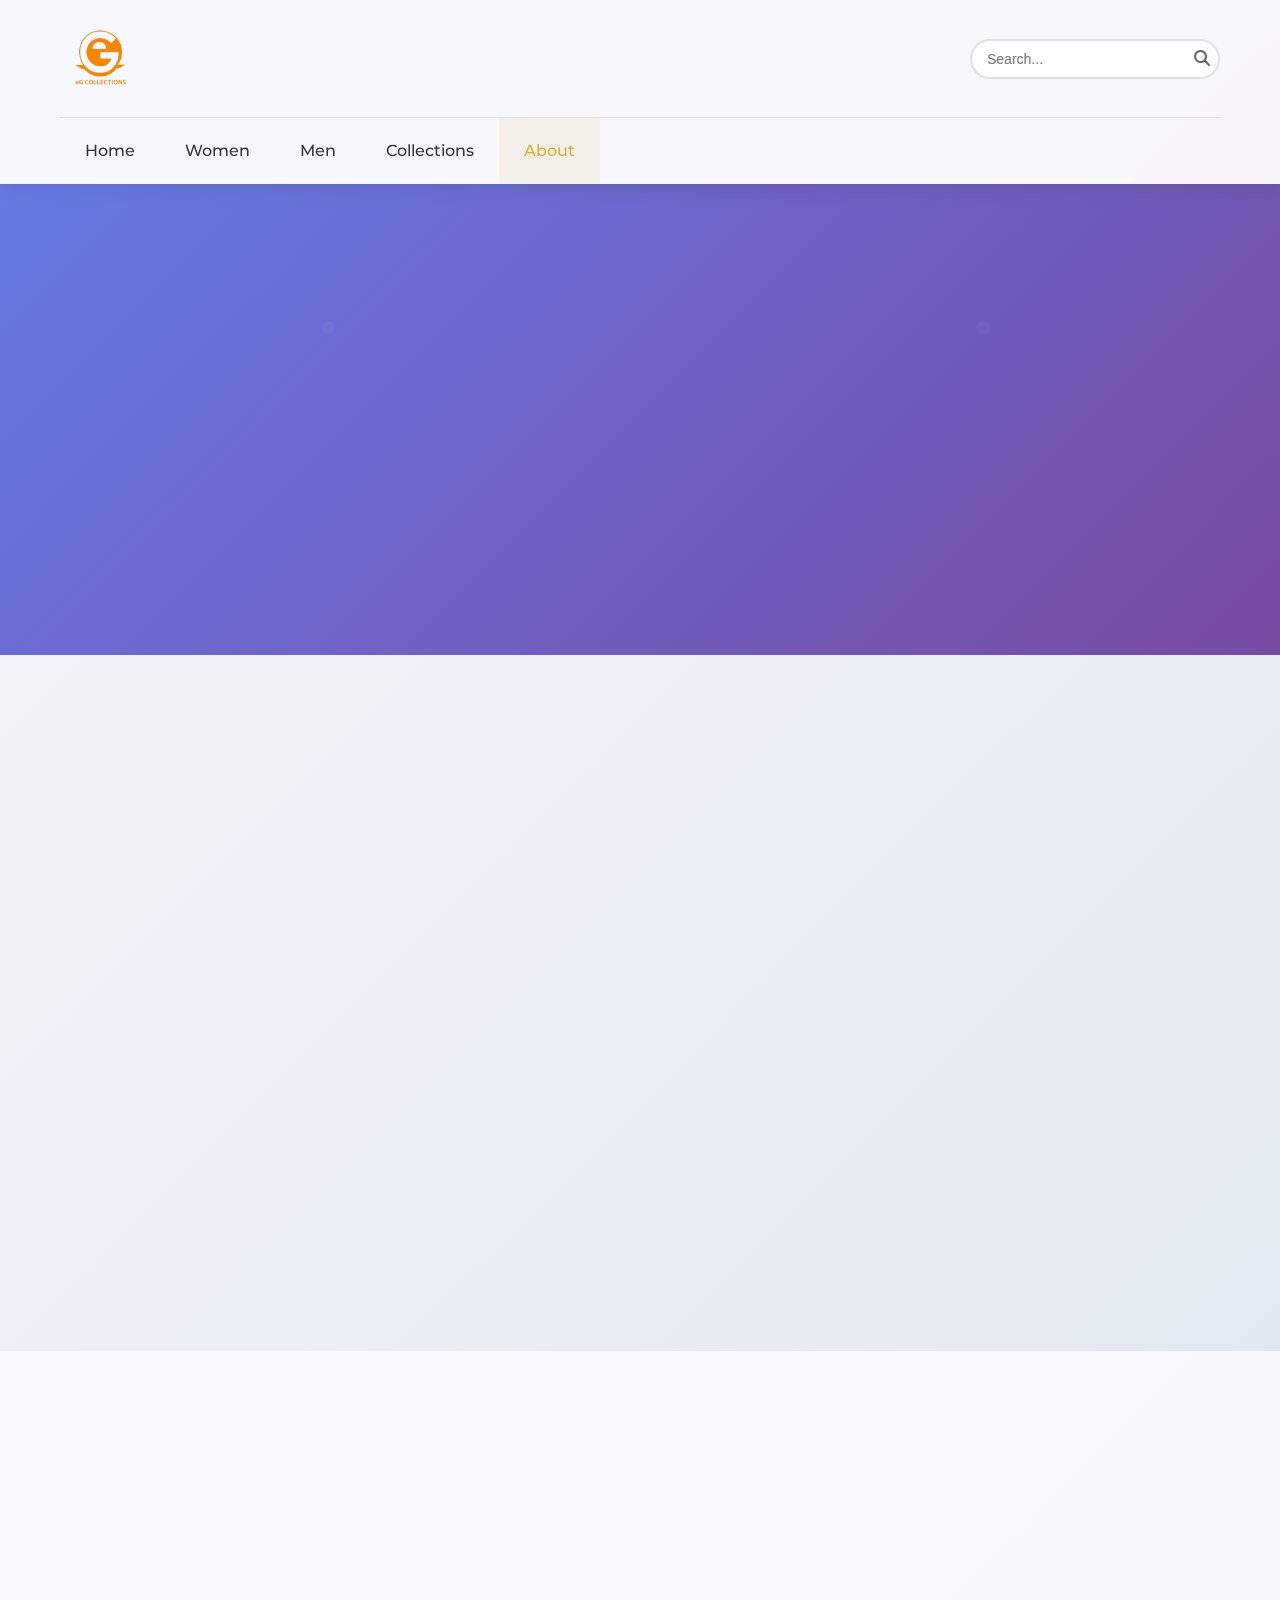
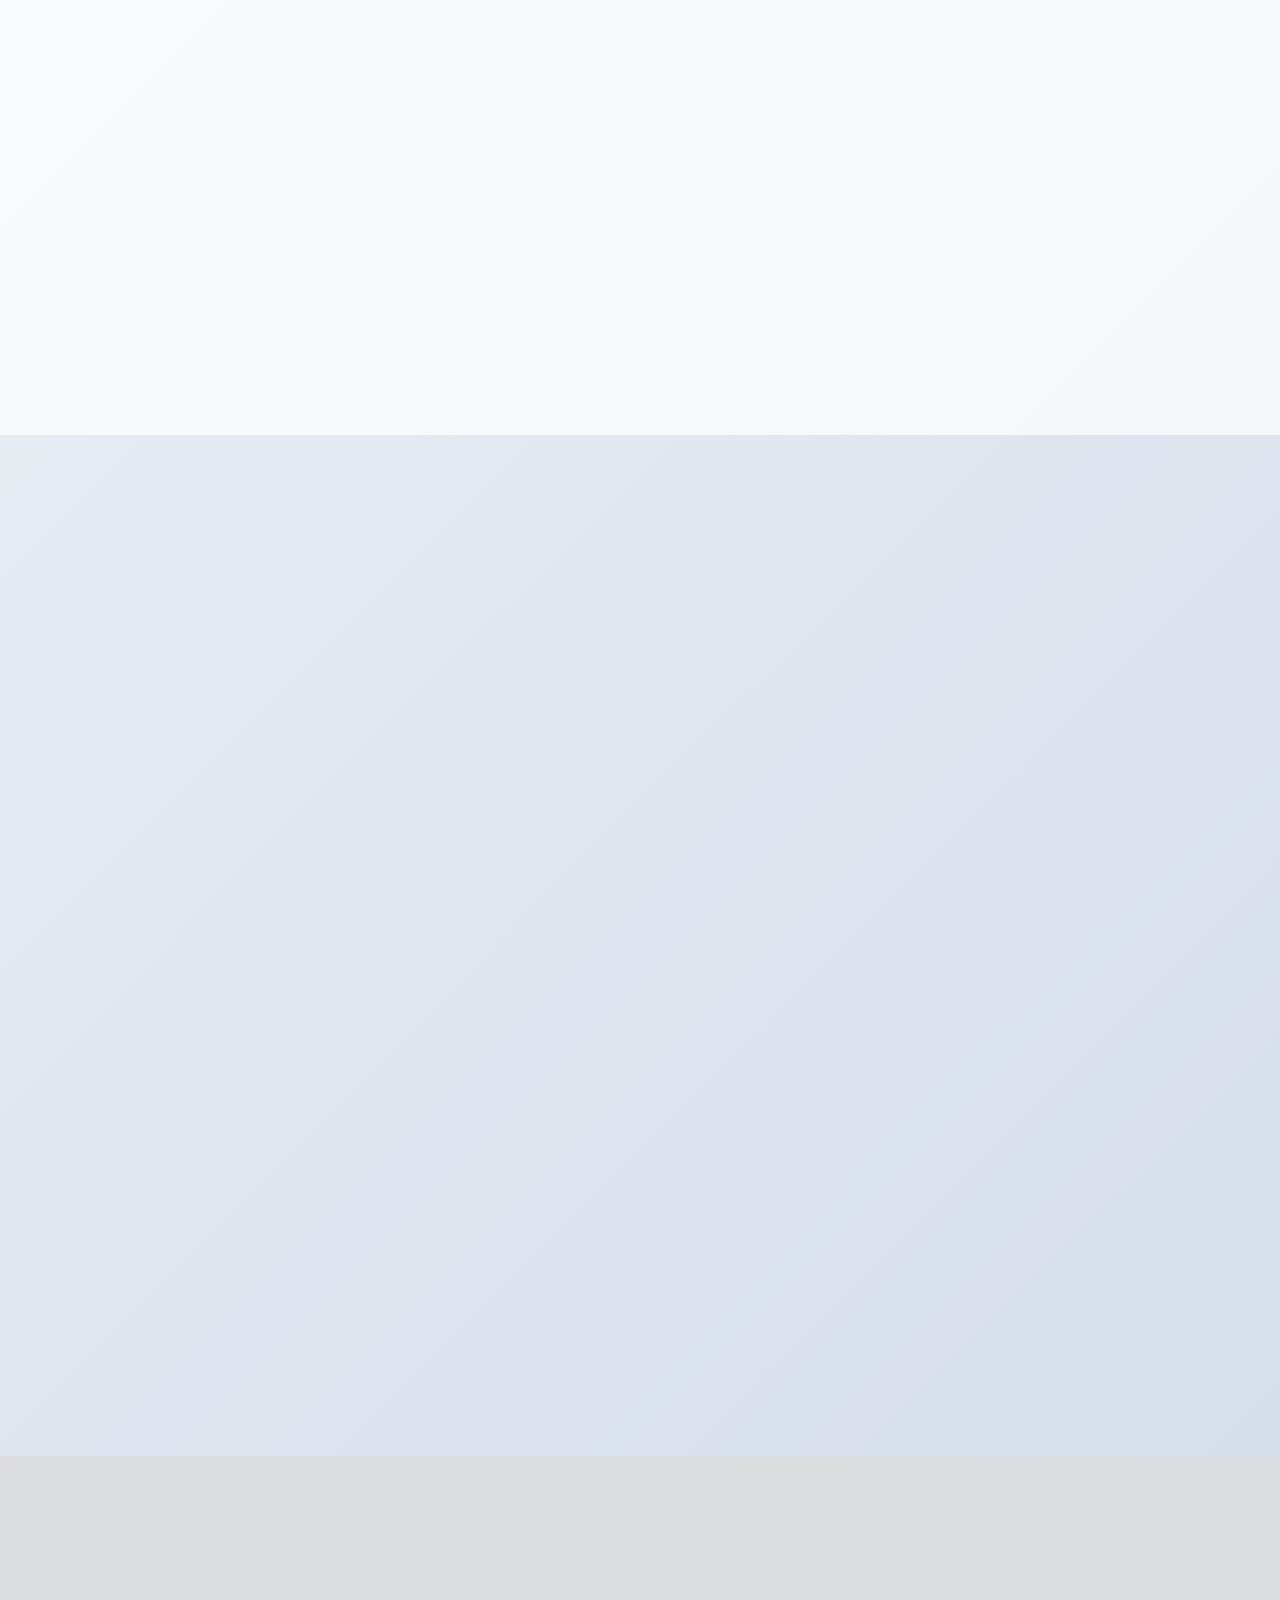
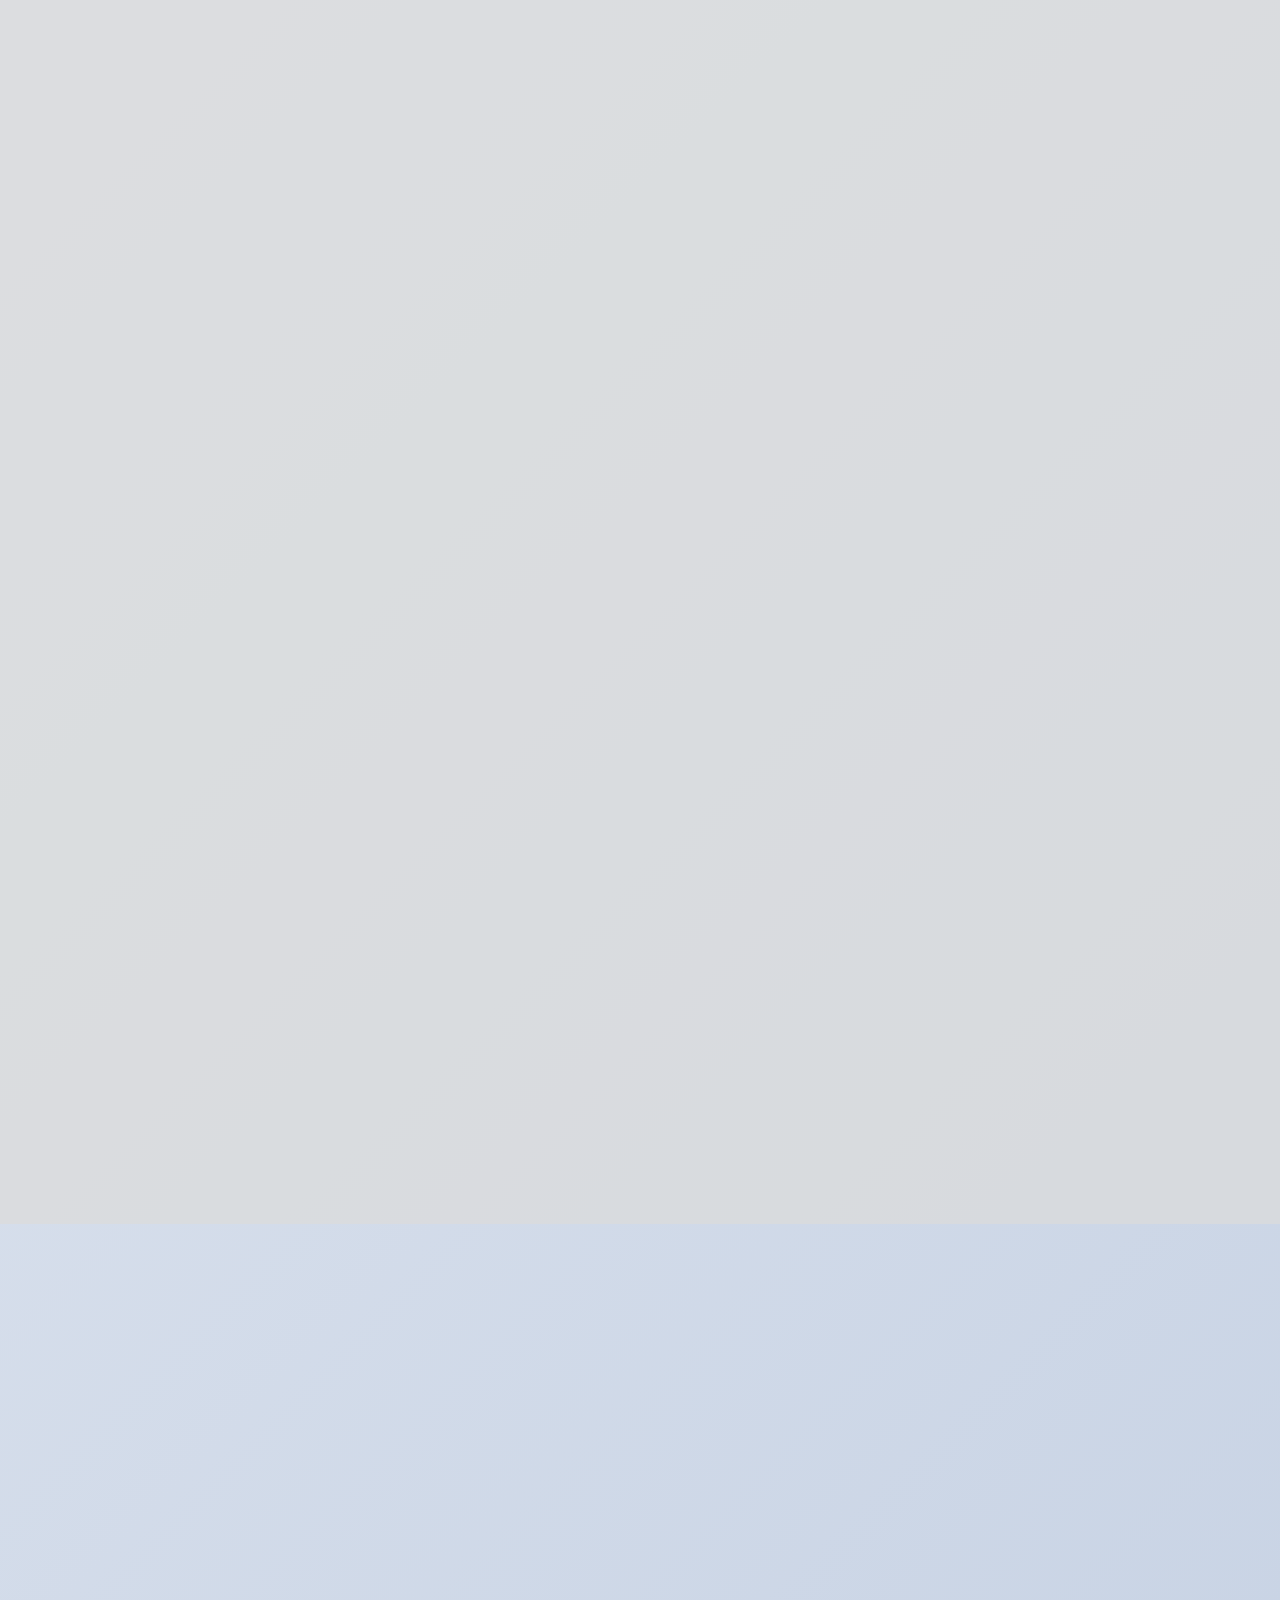
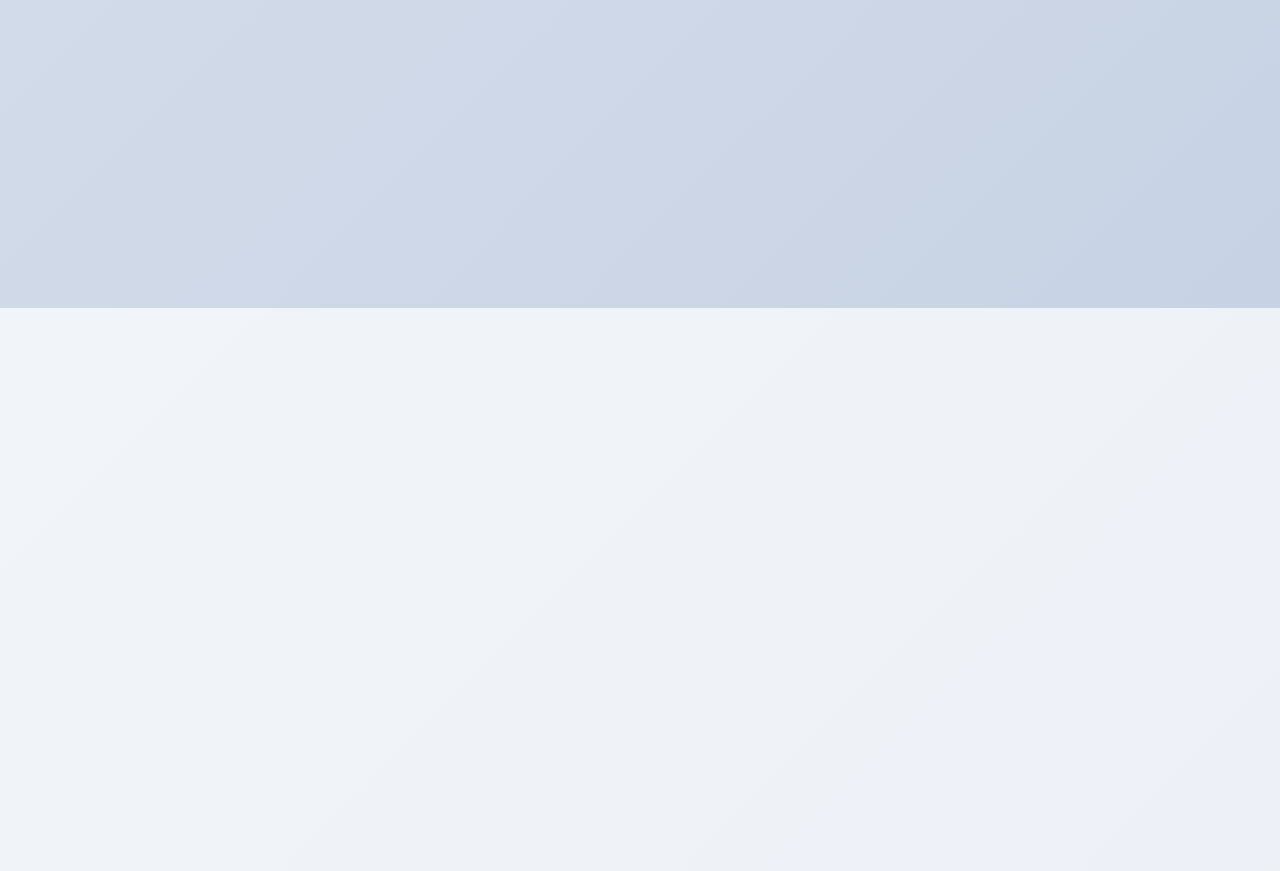
<file: about.html>
<!DOCTYPE html>
<html lang="en">
<head>
    <meta charset="UTF-8">
    <meta name="viewport" content="width=device-width, initial-scale=1.0">
    <title>About eG Collections - Celebrating African Fashion Heritage</title>
    <link rel="stylesheet" href="https://cdnjs.cloudflare.com/ajax/libs/font-awesome/6.4.0/css/all.min.css">
    <link rel="preconnect" href="https://fonts.googleapis.com">
    <link rel="preconnect" href="https://fonts.gstatic.com" crossorigin>
    <link href="https://fonts.googleapis.com/css2?family=Montserrat:wght@300;400;500;600;700&family=Playfair+Display:wght@400;500;600;700&display=swap" rel="stylesheet">
    <link rel="stylesheet" href="css/about.css">    
</head>
<body>
    <header id="header">
        <div class="container">
            <div class="header-top">
                <a href="index.html" class="logo" style="text-decoration: none;">
                    <img src="images/logo-removebg-preview.png" alt="eG Collections" style="width: 80px;">
                </a>
                <div class="header-actions">
                    <div class="search-container">
                        <input type="text" class="search-input" placeholder="Search...">
                        <button class="search-btn"><i class="fas fa-search"></i></button>
                    </div>
                    <!-- <a href="signup.html" class="header-icon">
                        <i class="fas fa-user"></i>
                    </a>
                    <a href="wishlist.html" class="header-icon">
                        <i class="fas fa-heart"></i>
                        <span class="count-badge wishlist-count">0</span>
                    </a>
                    <a href="cart.html" class="header-icon cart-icon">
                        <i class="fas fa-shopping-bag"></i>
                        <span class="count-badge cart-count">0</span>
                    </a> -->
                </div>
            </div>
            <nav class="main-navigation">
                <button class="mobile-menu-toggle">
                    <span></span>
                    <span></span>
                    <span></span>
                </button>
                <ul class="main-nav">
                    <li class="nav-item"><a href="index.html" class="nav-link">Home</a></li>
                    <li class="nav-item">
                        <a href="category.html?category=women" class="nav-link">Women</a>
                    </li>
                    <li class="nav-item">
                        <a href="category.html?category=men" class="nav-link">Men</a>
                    </li>
                    <li class="nav-item"><a href="collections.html" class="nav-link">Collections</a></li>
                    <li class="nav-item active"><a href="about.html" class="nav-link">About</a></li>
                </ul>
            </nav>
        </div>
    </header>

    <!-- Hero Section -->
    <section class="about-hero">
        <div class="container">
            <div class="about-hero-content fade-in">
                <h1 style="padding-top: 100px;">About eG Collections</h1>
                <p>eG Collection is a fashion designing company registered as a Sole Proprietorship firm under the laws of the Republic of Ghana, on 9th October, 2015,in Accra. The company started in 2009 as a home based firm, but commenced full operations in 2015, providing customized African wears and accessories to both ladies and gentlemen.The company’s current staff strength stands at 13 (1 CEO, 6 Taylors, 4 Trainees, 1 Marketing Executive, 1 Operations Manager).</p>
            </div>
        </div>
    </section>

    <!-- Our Story Section -->
    <section class="about-section">
        <div class="container">
            <div class="section-header fade-in">
                <h2>Our Story</h2>
            </div>
            <div class="content-grid">
                <div class="content-text fade-in stagger-1">
                    <p>Welcome to eG Collections, a Ghanaian fashion design company dedicated to creating stunning, high-quality clothing that celebrates African heritage and style. Based in Ghana, we draw inspiration from the rich cultural traditions and vibrant colors of our continent to craft unique and stylish garments.</p>
                    <p>At eG Collections, we believe fashion is more than just clothing—it's a way to express identity, culture, and creativity. Our journey began with a passion for fashion and a desire to showcase the beauty of African design to the world. Through our designs, we aim to promote cultural exchange, sustainability, and social responsibility in the fashion industry.</p>
                </div>
                <div class="content-image fade-in stagger-2">
                    <img src="images/2-removebg-preview.png" alt="eG Collections Story" style="width: 100%; height: 400px; object-fit: cover;">
                </div>
            </div>
        </div>
    </section>

    <!-- Mission Section -->
    <section class="about-section">
        <div class="container">
            <div class="section-header fade-in">
                <h2>Our Mission</h2>
            </div>
            <div class="content-grid">
                <div class="content-image fade-in stagger-1">
                    <img src="images/3-removebg-preview.png" alt="Our Mission" style="width: 100%; height: 400px; object-fit: cover;">
                </div>
                <div class="content-text fade-in stagger-2">
                    <p>Our mission is to design and create clothing that not only makes a statement but also tells a story. We are committed to using sustainable practices, supporting local artisans, and promoting traditional Ghanaian textiles and techniques.</p>
                    <p>Our goal is to become a leading fashion brand in Ghana and beyond, known for our unique designs, quality craftsmanship, and dedication to social and environmental responsibility. We strive to bridge the gap between traditional African aesthetics and contemporary fashion sensibilities.</p>
                </div>
            </div>
        </div>
    </section>

    <!-- Values Section -->
    <section class="about-section">
        <div class="container">
            <div class="section-header fade-in">
                <h2>Our Values</h2>
            </div>
            <div class="values-grid">
                <div class="value-card fade-in stagger-1">
                    <div class="value-icon">
                        <i class="fas fa-heart"></i>
                    </div>
                    <h3>Cultural Heritage</h3>
                    <p>We celebrate the rich cultural traditions of Ghana and Africa, incorporating traditional textiles and techniques into our designs to preserve and promote our heritage.</p>
                </div>
                <div class="value-card fade-in stagger-2">
                    <div class="value-icon">
                        <i class="fas fa-leaf"></i>
                    </div>
                    <h3>Sustainability</h3>
                    <p>We are committed to sustainable practices, minimizing our environmental impact, and promoting eco-friendly fashion that respects our planet.</p>
                </div>
                <div class="value-card fade-in stagger-3">
                    <div class="value-icon">
                        <i class="fas fa-users"></i>
                    </div>
                    <h3>Community</h3>
                    <p>We believe in supporting local artisans, promoting social responsibility, and giving back to our community through meaningful partnerships.</p>
                </div>
                <div class="value-card fade-in stagger-4">
                    <div class="value-icon">
                        <i class="fas fa-lightbulb"></i>
                    </div>
                    <h3>Creativity</h3>
                    <p>We value innovation and creativity, constantly pushing the boundaries of fashion and design to create unique and inspiring pieces.</p>
                </div>
            </div>
        </div>
    </section>

    <!-- CEO Section -->
    <section class="about-section ceo-section">
        <div class="container">
            <div class="section-header fade-in">
                <h2>Meet Our CEO</h2>
            </div>
            <div class="ceo-content">
                <div class="ceo-image-container fade-in stagger-1">
                    <div class="ceo-image">
                        <img src="images/Emmanuel.jpg" alt="CEO of eG Collections" style="width: 100%; height: 100%; object-fit: cover;">
                        <div class="ceo-overlay">
                            <div class="ceo-social">
                                <a href="#" class="social-link"><i class="fab fa-linkedin"></i></a>
                                <a href="#" class="social-link"><i class="fab fa-instagram"></i></a>
                                <a href="#" class="social-link"><i class="fab fa-twitter"></i></a>
                            </div>
                        </div>
                    </div>
                </div>
                <div class="ceo-info fade-in stagger-2">
                    <div class="ceo-quote">
                        <i class="fas fa-quote-left quote-icon"></i>
                        <blockquote style="color: black;">
                            "Fashion is not just about what we wear—it's about telling our story, celebrating our heritage, and inspiring the next generation to embrace their cultural identity with pride."
                        </blockquote>
                    </div>
                    <div class="ceo-details">
                        <h3>Emmanuel Gyasi</h3>
                        <p class="ceo-title" style="color: black; font-weight: bold;">Founder & Chief Executive Officer</p>
                        <div class="ceo-bio">
                            <p style="color: black;">The Founder and Chief Executive Officer, Emmanuel Gyasi is a creative fashion designing expert with lots of experience in the fashion industry, coupled with his ocean of experience in business management. He has been producing designs for over 10 years, working with the reliable team at EG Collection to satisfy hundreds of clients over the years.</p>
                            
                            <p style="color: black;">After completing his studies in Fashion Design and Business Management, Emmanuel worked with several international fashion houses, gaining invaluable experience in global fashion trends and sustainable practices. However, his heart remained committed to showcasing the beauty and richness of African design on the world stage.</p>
                            
                            <p style="color: black;">In 2009, Emmanuel founded eG Collections with a clear mission: to create a bridge between traditional Ghanaian craftsmanship and contemporary fashion. Under his leadership, the company has grown from a small local workshop to a recognized brand that celebrates African heritage while embracing modern sustainability practices.</p>
                            
                            <p style="color: black;">Emmanuel is not just a business leader but also a cultural ambassador, frequently speaking at fashion conferences about the importance of preserving traditional textile techniques and supporting local artisan communities. His vision continues to drive eG Collections forward as it expands its reach while staying true to its African roots.</p>
                        </div>
                        <div class="ceo-achievements">
                            <div class="achievement-item">
                                <div class="achievement-number">10+</div>
                                <div class="achievement-text" style="color: black;">Years in Fashion</div>
                            </div>
                            <div class="achievement-item">
                                <div class="achievement-number">500+</div>
                                <div class="achievement-text" style="color: black;">Designs Created</div>
                            </div>
                            <div class="achievement-item">
                                <div class="achievement-number">50+</div>
                                <div class="achievement-text" style="color: black;">Artisans Supported</div>
                            </div>
                        </div>
                    </div>
                </div>
            </div>
        </div>
    </section>

    <!-- Design Philosophy Section -->
    <section class="about-section">
        <div class="container">
            <div class="section-header fade-in">
                <h2>Our Design Philosophy</h2>
            </div>
            <div class="content-grid">
                <div class="content-text fade-in stagger-1">
                    <p>Our designs are a fusion of traditional Ghanaian styles and modern trends, crafted with attention to detail and a passion for excellence. From statement pieces to everyday wear, our clothing is designed to make you feel confident, stylish, and connected to your heritage.</p>
                    <p>Each piece tells a story of craftsmanship, cultural pride, and contemporary elegance. We carefully select fabrics, colors, and patterns that honor our African roots while appealing to the global fashion landscape.</p>
                </div>
                <div class="content-image fade-in stagger-2">
                    <img src="images/pts1.jpg" alt="Our Design Philosophy" style="width: 100%; height: 400px; object-fit: cover;">
                </div>
            </div>
        </div>
    </section>

    <!-- Contact Section -->
    <section class="about-section contact-section">
        <div class="container">
            <div class="section-header fade-in">
                <h2>Get in Touch</h2>
                <p>We'd love to hear from you! Whether you're interested in learning more about our brand, collaborating on a project, or simply want to stay up-to-date with our latest designs.</p>
            </div>
            <div class="contact-info">
                <div class="contact-item fade-in stagger-1">
                    <div class="contact-icon">
                        <i class="fas fa-envelope"></i>
                    </div>
                    <h3>Email Us</h3>
                    <p>egcollection15@gmail.com</p>
                </div>
                <div class="contact-item fade-in stagger-2">
                    <div class="contact-icon">
                        <i class="fas fa-phone"></i>
                    </div>
                    <h3>Call Us</h3>
                    <p>+233 54 794 3524</p>
                </div>
                <div class="contact-item fade-in stagger-3">
                    <div class="contact-icon">
                        <i class="fas fa-map-marker-alt"></i>
                    </div>
                    <h3>Visit Us</h3>
                    <p>Accra, Ghana</p>
                </div>
            </div>
        </div>
    </section>
    <script src="js/about.js"></script>
</body>
</html>
</file>
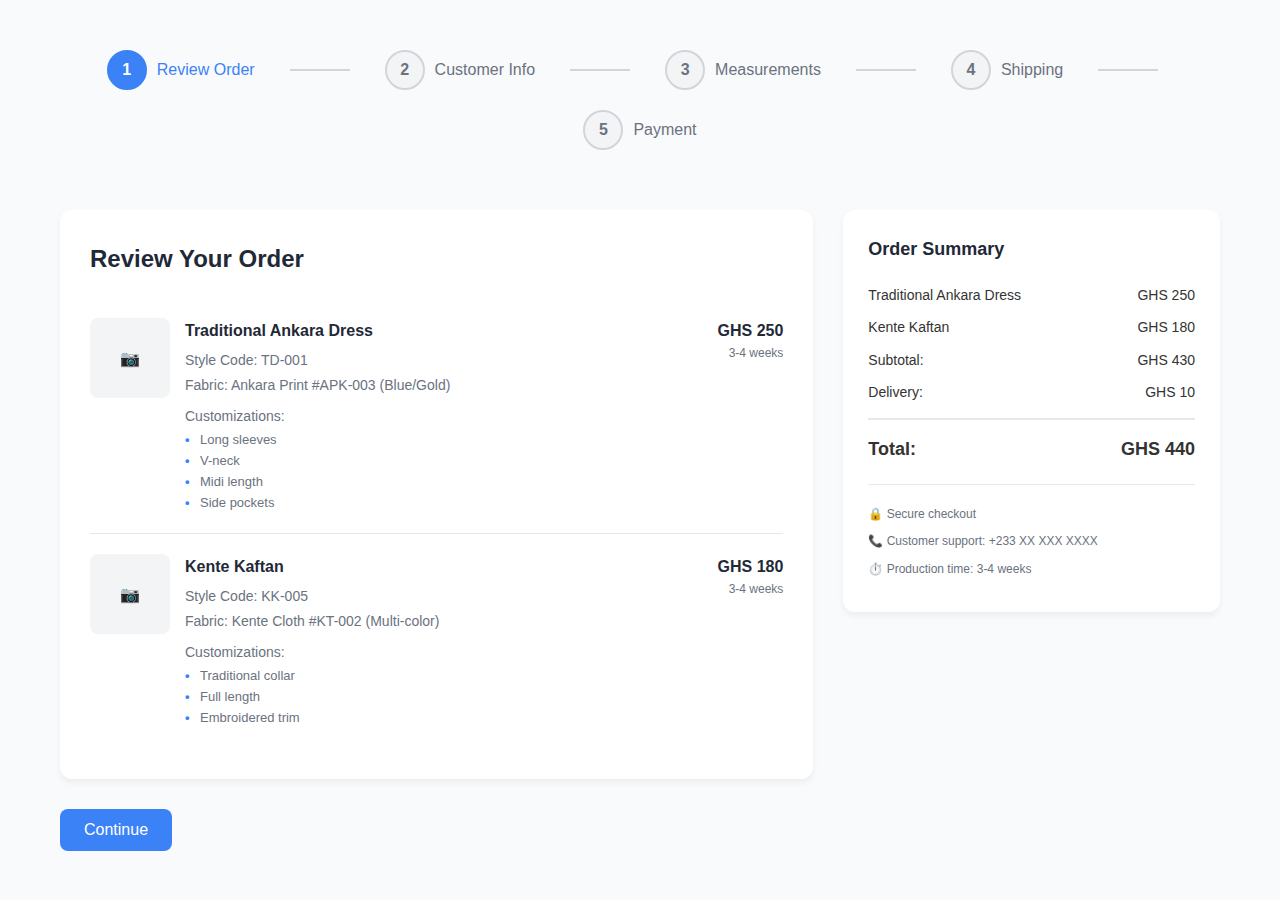
<file: checkout.html>
<!DOCTYPE html>
<html lang="en">
<head>
    <meta charset="UTF-8">
    <meta name="viewport" content="width=device-width, initial-scale=1.0">
    <title>Checkout - African Fashion</title>
    <style>
        * {
            margin: 0;
            padding: 0;
            box-sizing: border-box;
        }

        body {
            font-family: 'Arial', sans-serif;
            background-color: #f9fafb;
            line-height: 1.6;
            color: #333;
        }

        .container {
            max-width: 1200px;
            margin: 0 auto;
            padding: 20px;
        }

        /* Step Indicator */
        .step-indicator {
            width: 100%;
            padding: 30px 0;
            margin-bottom: 30px;
        }

        .steps-container {
            display: flex;
            align-items: center;
            justify-content: center;
            flex-wrap: wrap;
            gap: 20px;
        }

        .step {
            display: flex;
            align-items: center;
            position: relative;
        }

        .step-circle {
            width: 40px;
            height: 40px;
            border-radius: 50%;
            display: flex;
            align-items: center;
            justify-content: center;
            border: 2px solid #d1d5db;
            background-color: #f3f4f6;
            color: #6b7280;
            font-weight: bold;
            transition: all 0.3s;
        }

        .step.active .step-circle {
            background-color: #3b82f6;
            border-color: #3b82f6;
            color: white;
        }

        .step.completed .step-circle {
            background-color: #10b981;
            border-color: #10b981;
            color: white;
        }

        .step-label {
            margin-left: 10px;
            font-weight: 500;
            color: #6b7280;
        }

        .step.active .step-label {
            color: #3b82f6;
        }

        .step.completed .step-label {
            color: #10b981;
        }

        .step-connector {
            width: 60px;
            height: 2px;
            background-color: #d1d5db;
            margin: 0 15px;
        }

        .step.completed + .step .step-connector {
            background-color: #10b981;
        }

        /* Main Layout */
        .checkout-layout {
            display: grid;
            grid-template-columns: 2fr 1fr;
            gap: 30px;
        }

        @media (max-width: 768px) {
            .checkout-layout {
                grid-template-columns: 1fr;
            }
        }

        /* Form Sections */
        .step-content {
            display: none;
        }

        .step-content.active {
            display: block;
        }

        .form-section {
            background: white;
            border-radius: 12px;
            padding: 30px;
            box-shadow: 0 4px 6px rgba(0, 0, 0, 0.05);
            margin-bottom: 20px;
        }

        .section-title {
            font-size: 24px;
            font-weight: bold;
            color: #1f2937;
            margin-bottom: 20px;
        }

        .form-grid {
            display: grid;
            grid-template-columns: repeat(auto-fit, minmax(250px, 1fr));
            gap: 20px;
        }

        .form-group {
            margin-bottom: 20px;
        }

        .form-label {
            display: block;
            font-weight: 500;
            color: #374151;
            margin-bottom: 8px;
            font-size: 14px;
        }

        .form-input {
            width: 100%;
            padding: 12px;
            border: 2px solid #d1d5db;
            border-radius: 8px;
            font-size: 16px;
            transition: border-color 0.3s;
        }

        .form-input:focus {
            outline: none;
            border-color: #3b82f6;
            box-shadow: 0 0 0 3px rgba(59, 130, 246, 0.1);
        }

        .form-textarea {
            resize: vertical;
            min-height: 100px;
        }

        .form-select {
            width: 100%;
            padding: 12px;
            border: 2px solid #d1d5db;
            border-radius: 8px;
            background-color: white;
            font-size: 16px;
        }

        /* Order Items */
        .order-item {
            display: flex;
            align-items: flex-start;
            gap: 15px;
            padding: 20px 0;
            border-bottom: 1px solid #e5e7eb;
        }

        .order-item:last-child {
            border-bottom: none;
        }

        .item-image {
            width: 80px;
            height: 80px;
            border-radius: 8px;
            object-fit: cover;
            background-color: #f3f4f6;
            display: flex;
            align-items: center;
            justify-content: center;
            color: #9ca3af;
        }

        .item-details {
            flex: 1;
        }

        .item-name {
            font-weight: 600;
            color: #1f2937;
            margin-bottom: 5px;
        }

        .item-info {
            font-size: 14px;
            color: #6b7280;
            margin-bottom: 3px;
        }

        .item-customizations {
            margin-top: 8px;
        }

        .customization-list {
            list-style: none;
            padding-left: 15px;
        }

        .customization-list li {
            font-size: 13px;
            color: #6b7280;
            position: relative;
        }

        .customization-list li:before {
            content: "•";
            color: #3b82f6;
            font-weight: bold;
            position: absolute;
            left: -15px;
        }

        .item-price {
            text-align: right;
        }

        .price-amount {
            font-weight: 600;
            color: #1f2937;
        }

        .production-time {
            font-size: 12px;
            color: #6b7280;
        }

        /* Measurement Form */
        .measurement-guide {
            background-color: #fef3c7;
            border: 1px solid #f59e0b;
            border-radius: 8px;
            padding: 15px;
            margin-bottom: 20px;
        }

        .guide-title {
            font-weight: 600;
            color: #92400e;
            margin-bottom: 8px;
        }

        .guide-text {
            font-size: 14px;
            color: #92400e;
        }

        .measurement-unit {
            display: flex;
            gap: 20px;
            margin-bottom: 20px;
        }

        .radio-group {
            display: flex;
            align-items: center;
            gap: 8px;
        }

        .measurement-input {
            position: relative;
        }

        .measurement-desc {
            font-size: 12px;
            color: #6b7280;
            margin-bottom: 5px;
        }

        /* Payment Options */
        .payment-option {
            border: 2px solid #e5e7eb;
            border-radius: 8px;
            padding: 15px;
            margin-bottom: 10px;
            cursor: pointer;
            transition: all 0.3s;
        }

        .payment-option:hover {
            background-color: #f9fafb;
        }

        .payment-option.selected {
            border-color: #3b82f6;
            background-color: #eff6ff;
        }

        .payment-header {
            display: flex;
            align-items: center;
            gap: 10px;
        }

        .payment-title {
            font-weight: 500;
            color: #1f2937;
        }

        .payment-desc {
            font-size: 14px;
            color: #6b7280;
            margin-top: 5px;
        }

        /* Order Summary Sidebar */
        .order-summary {
            background: white;
            border-radius: 12px;
            padding: 25px;
            box-shadow: 0 4px 6px rgba(0, 0, 0, 0.05);
            height: fit-content;
            position: sticky;
            top: 20px;
        }

        .summary-title {
            font-size: 18px;
            font-weight: 600;
            color: #1f2937;
            margin-bottom: 20px;
        }

        .summary-item {
            display: flex;
            justify-content: space-between;
            margin-bottom: 10px;
            font-size: 14px;
        }

        .summary-total {
            display: flex;
            justify-content: space-between;
            font-size: 18px;
            font-weight: 600;
            padding-top: 15px;
            border-top: 2px solid #e5e7eb;
            margin-top: 15px;
        }

        .summary-footer {
            margin-top: 20px;
            padding-top: 20px;
            border-top: 1px solid #e5e7eb;
            font-size: 12px;
            color: #6b7280;
        }

        .summary-footer p {
            margin-bottom: 8px;
        }

        /* Navigation Buttons */
        .navigation-buttons {
            display: flex;
            justify-content: space-between;
            margin-top: 30px;
            gap: 15px;
        }

        .btn {
            padding: 12px 24px;
            border: none;
            border-radius: 8px;
            font-size: 16px;
            font-weight: 500;
            cursor: pointer;
            transition: all 0.3s;
            text-decoration: none;
            display: inline-block;
            text-align: center;
        }

        .btn-primary {
            background-color: #3b82f6;
            color: white;
        }

        .btn-primary:hover {
            background-color: #2563eb;
        }

        .btn-secondary {
            background-color: #e5e7eb;
            color: #374151;
        }

        .btn-secondary:hover {
            background-color: #d1d5db;
        }

        .btn-success {
            background-color: #10b981;
            color: white;
            font-size: 18px;
            padding: 15px 30px;
        }

        .btn-success:hover {
            background-color: #059669;
        }

        .btn:disabled {
            opacity: 0.5;
            cursor: not-allowed;
        }

        /* Process Info */
        .process-info {
            background-color: #eff6ff;
            border: 1px solid #3b82f6;
            border-radius: 8px;
            padding: 20px;
            margin-top: 20px;
        }

        .process-title {
            font-weight: 600;
            color: #1e40af;
            margin-bottom: 10px;
        }

        .process-steps {
            list-style: none;
            color: #1e40af;
        }

        .process-steps li {
            font-size: 14px;
            margin-bottom: 5px;
        }

        /* Responsive Design */
        @media (max-width: 768px) {
            .container {
                padding: 15px;
            }

            .form-section {
                padding: 20px;
            }

            .steps-container {
                flex-direction: column;
            }

            .step-connector {
                display: none;
            }

            .navigation-buttons {
                flex-direction: column;
            }
        }
    </style>
</head>
<body>
    <div class="container">
        <!-- Step Indicator -->
        <div class="step-indicator">
            <div class="steps-container">
                <div class="step active" data-step="1">
                    <div class="step-circle">1</div>
                    <div class="step-label">Review Order</div>
                </div>
                <div class="step-connector"></div>
                <div class="step" data-step="2">
                    <div class="step-circle">2</div>
                    <div class="step-label">Customer Info</div>
                </div>
                <div class="step-connector"></div>
                <div class="step" data-step="3">
                    <div class="step-circle">3</div>
                    <div class="step-label">Measurements</div>
                </div>
                <div class="step-connector"></div>
                <div class="step" data-step="4">
                    <div class="step-circle">4</div>
                    <div class="step-label">Shipping</div>
                </div>
                <div class="step-connector"></div>
                <div class="step" data-step="5">
                    <div class="step-circle">5</div>
                    <div class="step-label">Payment</div>
                </div>
            </div>
        </div>

        <div class="checkout-layout">
            <!-- Main Content -->
            <div class="main-content">
                <!-- Step 1: Order Review -->
                <div class="step-content active" id="step-1">
                    <div class="form-section">
                        <h2 class="section-title">Review Your Order</h2>
                        
                        <div id="order-items">
                            <div class="order-item">
                                <div class="item-image">📷</div>
                                <div class="item-details">
                                    <div class="item-name">Traditional Ankara Dress</div>
                                    <div class="item-info">Style Code: TD-001</div>
                                    <div class="item-info">Fabric: Ankara Print #APK-003 (Blue/Gold)</div>
                                    <div class="item-customizations">
                                        <div class="item-info">Customizations:</div>
                                        <ul class="customization-list">
                                            <li>Long sleeves</li>
                                            <li>V-neck</li>
                                            <li>Midi length</li>
                                            <li>Side pockets</li>
                                        </ul>
                                    </div>
                                </div>
                                <div class="item-price">
                                    <div class="price-amount">GHS 250</div>
                                    <div class="production-time">3-4 weeks</div>
                                </div>
                            </div>
                            
                            <div class="order-item">
                                <div class="item-image">📷</div>
                                <div class="item-details">
                                    <div class="item-name">Kente Kaftan</div>
                                    <div class="item-info">Style Code: KK-005</div>
                                    <div class="item-info">Fabric: Kente Cloth #KT-002 (Multi-color)</div>
                                    <div class="item-customizations">
                                        <div class="item-info">Customizations:</div>
                                        <ul class="customization-list">
                                            <li>Traditional collar</li>
                                            <li>Full length</li>
                                            <li>Embroidered trim</li>
                                        </ul>
                                    </div>
                                </div>
                                <div class="item-price">
                                    <div class="price-amount">GHS 180</div>
                                    <div class="production-time">3-4 weeks</div>
                                </div>
                            </div>
                        </div>
                    </div>
                </div>

                <!-- Step 2: Customer Information -->
                <div class="step-content" id="step-2">
                    <div class="form-section">
                        <h2 class="section-title">Customer Information</h2>
                        
                        <div class="form-grid">
                            <div class="form-group">
                                <label class="form-label">First Name *</label>
                                <input type="text" class="form-input" id="firstName" required>
                            </div>
                            
                            <div class="form-group">
                                <label class="form-label">Last Name *</label>
                                <input type="text" class="form-input" id="lastName" required>
                            </div>
                            
                            <div class="form-group">
                                <label class="form-label">Email Address *</label>
                                <input type="email" class="form-input" id="email" required>
                            </div>
                            
                            <div class="form-group">
                                <label class="form-label">Phone Number *</label>
                                <input type="tel" class="form-input" id="phone" placeholder="+233 XX XXX XXXX" required>
                            </div>
                        </div>
                    </div>
                </div>

                <!-- Step 3: Measurements -->
                <div class="step-content" id="step-3">
                    <div class="form-section">
                        <h2 class="section-title">Your Measurements</h2>
                        
                        <div class="measurement-guide">
                            <div class="guide-title">📏 How to Measure</div>
                            <div class="guide-text">
                                For best results, have someone help you measure. Use a soft measuring tape and wear fitted clothing. 
                                All measurements should be taken snugly but not tight.
                            </div>
                        </div>

                        <div class="form-group">
                            <label class="form-label">Measurement Unit</label>
                            <div class="measurement-unit">
                                <div class="radio-group">
                                    <input type="radio" id="inches" name="unit" value="inches" checked>
                                    <label for="inches">Inches</label>
                                </div>
                                <div class="radio-group">
                                    <input type="radio" id="cm" name="unit" value="cm">
                                    <label for="cm">Centimeters</label>
                                </div>
                            </div>
                        </div>

                        <div class="form-grid">
                            <div class="form-group">
                                <label class="form-label">Bust/Chest *</label>
                                <div class="measurement-desc">Around the fullest part</div>
                                <input type="number" class="form-input" id="bust" step="0.5" required>
                            </div>
                            
                            <div class="form-group">
                                <label class="form-label">Waist *</label>
                                <div class="measurement-desc">Around the narrowest part</div>
                                <input type="number" class="form-input" id="waist" step="0.5" required>
                            </div>
                            
                            <div class="form-group">
                                <label class="form-label">Hips *</label>
                                <div class="measurement-desc">Around the fullest part</div>
                                <input type="number" class="form-input" id="hips" step="0.5" required>
                            </div>
                            
                            <div class="form-group">
                                <label class="form-label">Shoulder Width *</label>
                                <div class="measurement-desc">From shoulder to shoulder</div>
                                <input type="number" class="form-input" id="shoulderWidth" step="0.5" required>
                            </div>
                            
                            <div class="form-group">
                                <label class="form-label">Arm Length *</label>
                                <div class="measurement-desc">From shoulder to wrist</div>
                                <input type="number" class="form-input" id="armLength" step="0.5" required>
                            </div>
                            
                            <div class="form-group">
                                <label class="form-label">Dress Length *</label>
                                <div class="measurement-desc">From shoulder to desired hem</div>
                                <input type="number" class="form-input" id="dressLength" step="0.5" required>
                            </div>
                            
                            <div class="form-group">
                                <label class="form-label">Neck Circumference *</label>
                                <div class="measurement-desc">Around the base of neck</div>
                                <input type="number" class="form-input" id="neckCircumference" step="0.5" required>
                            </div>
                        </div>

                        <div class="form-group">
                            <label class="form-label">Special Instructions</label>
                            <textarea class="form-input form-textarea" id="specialInstructions" 
                                placeholder="Any special requests or fit preferences..."></textarea>
                        </div>
                    </div>
                </div>

                <!-- Step 4: Shipping -->
                <div class="step-content" id="step-4">
                    <div class="form-section">
                        <h2 class="section-title">Shipping Information</h2>
                        
                        <div class="form-group">
                            <label class="form-label">Delivery Address *</label>
                            <textarea class="form-input form-textarea" id="address" 
                                placeholder="Enter your full delivery address..." required></textarea>
                        </div>
                        
                        <div class="form-grid">
                            <div class="form-group">
                                <label class="form-label">City *</label>
                                <input type="text" class="form-input" id="city" required>
                            </div>
                            
                            <div class="form-group">
                                <label class="form-label">Region *</label>
                                <select class="form-select" id="region" required>
                                    <option value="">Select Region</option>
                                    <option value="Greater Accra">Greater Accra</option>
                                    <option value="Ashanti">Ashanti</option>
                                    <option value="Western">Western</option>
                                    <option value="Eastern">Eastern</option>
                                    <option value="Central">Central</option>
                                    <option value="Northern">Northern</option>
                                    <option value="Upper East">Upper East</option>
                                    <option value="Upper West">Upper West</option>
                                    <option value="Volta">Volta</option>
                                    <option value="Brong Ahafo">Brong Ahafo</option>
                                </select>
                            </div>
                        </div>

                        <div class="form-group">
                            <label class="form-label">Delivery Method</label>
                            <div class="payment-option" data-delivery="standard">
                                <div class="payment-header">
                                    <input type="radio" name="delivery" value="standard" checked>
                                    <div>
                                        <div class="payment-title">Standard Delivery - GHS 10</div>
                                        <div class="payment-desc">5-7 business days after completion</div>
                                    </div>
                                </div>
                            </div>
                            
                            <div class="payment-option" data-delivery="express">
                                <div class="payment-header">
                                    <input type="radio" name="delivery" value="express">
                                    <div>
                                        <div class="payment-title">Express Delivery - GHS 25</div>
                                        <div class="payment-desc">1-2 business days after completion</div>
                                    </div>
                                </div>
                            </div>
                        </div>
                    </div>
                </div>

                <!-- Step 5: Payment -->
                <div class="step-content" id="step-5">
                    <div class="form-section">
                        <h2 class="section-title">Payment Information</h2>
                        
                        <div class="form-group">
                            <label class="form-label">Payment Method</label>
                            
                            <div class="payment-option selected" data-payment="mobile_money">
                                <div class="payment-header">
                                    <input type="radio" name="payment" value="mobile_money" checked>
                                    <div>
                                        <div class="payment-title">Mobile Money</div>
                                        <div class="payment-desc">MTN, Vodafone, AirtelTigo</div>
                                    </div>
                                </div>
                            </div>
                            
                            <div class="payment-option" data-payment="bank_transfer">
                                <div class="payment-header">
                                    <input type="radio" name="payment" value="bank_transfer">
                                    <div>
                                        <div class="payment-title">Bank Transfer</div>
                                        <div class="payment-desc">Direct bank transfer</div>
                                    </div>
                                </div>
                            </div>
                            
                            <div class="payment-option" data-payment="cash_on_delivery">
                                <div class="payment-header">
                                    <input type="radio" name="payment" value="cash_on_delivery">
                                    <div>
                                        <div class="payment-title">Cash on Delivery</div>
                                        <div class="payment-desc">Pay when you receive your order</div>
                                    </div>
                                </div>
                            </div>
                        </div>

                        <div class="form-group" id="mobile-money-field">
                            <label class="form-label">Mobile Money Number</label>
                            <input type="tel" class="form-input" id="mobileNumber" placeholder="+233 XX XXX XXXX">
                        </div>

                        <div class="process-info">
                            <div class="process-title">📋 Order Process</div>
                            <ol class="process-steps">
                                <li>1. Order confirmation email sent</li>
                                <li>2. Production begins (3-4 weeks)</li>
                                <li>3. Quality check and completion</li>
                                <li>4. Delivery to your address</li>
                            </ol>
                        </div>
                    </div>
                </div>

                <!-- Navigation Buttons -->
                <div class="navigation-buttons">
                    <button class="btn btn-secondary" id="prevBtn" onclick="changeStep(-1)" style="display: none;">Previous</button>
                    <button class="btn btn-primary" id="nextBtn" onclick="changeStep(1)">Continue</button>
                    <button class="btn btn-success" id="submitBtn" onclick="submitOrder()" style="display: none;">Place Order</button>
                </div>
            </div>

            <!-- Order Summary Sidebar -->
            <div class="order-summary">
                <h3 class="summary-title">Order Summary</h3>
                
                <div class="summary-item">
                    <span>Traditional Ankara Dress</span>
                    <span>GHS 250</span>
                </div>
                
                <div class="summary-item">
                    <span>Kente Kaftan</span>
                    <span>GHS 180</span>
                </div>
                
                <div class="summary-item">
                    <span>Subtotal:</span>
                    <span>GHS <span id="subtotal">430</span></span>
                </div>
                
                <div class="summary-item">
                    <span>Delivery:</span>
                    <span>GHS <span id="delivery-fee">10</span></span>
                </div>
                
                <div class="summary-total">
                    <span>Total:</span>
                    <span>GHS <span id="total">440</span></span>
                </div>

                <div class="summary-footer">
                    <p>🔒 Secure checkout</p>
                    <p>📞 Customer support: +233 XX XXX XXXX</p>
                    <p>⏱️ Production time: 3-4 weeks</p>
                </div>
            </div>
        </div>
    </div>

  <script>
      let currentStep = 1;
const totalSteps = 5;

// Initialize
document.addEventListener('DOMContentLoaded', function() {
    updateStepIndicator();
    setupEventListeners();
    updateOrderSummary();
});

// Setup all event listeners
function setupEventListeners() {
    // Payment method selection
    const paymentOptions = document.querySelectorAll('[data-payment]');
    paymentOptions.forEach(option => {
        option.addEventListener('click', function() {
            selectPaymentOption(this);
        });
    });

    // Delivery method selection
    const deliveryOptions = document.querySelectorAll('[data-delivery]');
    deliveryOptions.forEach(option => {
        option.addEventListener('click', function() {
            selectDeliveryOption(this);
        });
    });

    // Form validation on input
    const requiredInputs = document.querySelectorAll('input[required], select[required], textarea[required]');
    requiredInputs.forEach(input => {
        input.addEventListener('blur', validateField);
        input.addEventListener('input', clearFieldError);
    });

    // Auto-format phone numbers
    const phoneInputs = document.querySelectorAll('input[type="tel"]');
    phoneInputs.forEach(input => {
        input.addEventListener('input', formatPhoneNumber);
    });
}

// Step navigation
function changeStep(direction) {
    if (direction === 1) {
        // Validate current step before proceeding
        if (!validateCurrentStep()) {
            return;
        }
        
        if (currentStep < totalSteps) {
            currentStep++;
        }
    } else if (direction === -1) {
        if (currentStep > 1) {
            currentStep--;
        }
    }
    
    updateStepDisplay();
    updateStepIndicator();
    updateNavigationButtons();
    scrollToTop();
}

// Update step display
function updateStepDisplay() {
    // Hide all step contents
    const stepContents = document.querySelectorAll('.step-content');
    stepContents.forEach(content => {
        content.classList.remove('active');
    });
    
    // Show current step
    const currentStepContent = document.getElementById(`step-${currentStep}`);
    if (currentStepContent) {
        currentStepContent.classList.add('active');
    }
}

// Update step indicator
function updateStepIndicator() {
    const steps = document.querySelectorAll('.step');
    
    steps.forEach((step, index) => {
        const stepNumber = index + 1;
        
        step.classList.remove('active', 'completed');
        
        if (stepNumber === currentStep) {
            step.classList.add('active');
        } else if (stepNumber < currentStep) {
            step.classList.add('completed');
            // Add checkmark for completed steps
            const circle = step.querySelector('.step-circle');
            circle.innerHTML = '✓';
        } else {
            // Reset number for future steps
            const circle = step.querySelector('.step-circle');
            circle.innerHTML = stepNumber;
        }
    });
}

// Update navigation buttons
function updateNavigationButtons() {
    const prevBtn = document.getElementById('prevBtn');
    const nextBtn = document.getElementById('nextBtn');
    const submitBtn = document.getElementById('submitBtn');
    
    // Show/hide previous button
    prevBtn.style.display = currentStep > 1 ? 'inline-block' : 'none';
    
    // Show/hide next and submit buttons
    if (currentStep === totalSteps) {
        nextBtn.style.display = 'none';
        submitBtn.style.display = 'inline-block';
    } else {
        nextBtn.style.display = 'inline-block';
        submitBtn.style.display = 'none';
    }
}

// Validate current step
function validateCurrentStep() {
    const currentStepElement = document.getElementById(`step-${currentStep}`);
    const requiredFields = currentStepElement.querySelectorAll('input[required], select[required], textarea[required]');
    
    let isValid = true;
    
    requiredFields.forEach(field => {
        if (!validateField({ target: field })) {
            isValid = false;
        }
    });
    
    return isValid;
}

// Validate individual field
function validateField(event) {
    const field = event.target;
    const value = field.value.trim();
    
    // Remove existing error styling
    field.classList.remove('error');
    removeFieldError(field);
    
    // Check if required field is empty
    if (field.hasAttribute('required') && !value) {
        showFieldError(field, 'This field is required');
        return false;
    }
    
    // Email validation
    if (field.type === 'email' && value) {
        const emailRegex = /^[^\s@]+@[^\s@]+\.[^\s@]+$/;
        if (!emailRegex.test(value)) {
            showFieldError(field, 'Please enter a valid email address');
            return false;
        }
    }
    
    // Phone validation
    if (field.type === 'tel' && value) {
        const phoneRegex = /^\+233\s\d{2}\s\d{3}\s\d{4}$/;
        if (!phoneRegex.test(value)) {
            showFieldError(field, 'Please enter a valid Ghana phone number (+233 XX XXX XXXX)');
            return false;
        }
    }
    
    // Number validation for measurements
    if (field.type === 'number' && value) {
        const numValue = parseFloat(value);
        if (isNaN(numValue) || numValue <= 0) {
            showFieldError(field, 'Please enter a valid positive number');
            return false;
        }
    }
    
    return true;
}

// Show field error
function showFieldError(field, message) {
    field.classList.add('error');
    
    // Create error message element
    const errorDiv = document.createElement('div');
    errorDiv.className = 'field-error';
    errorDiv.textContent = message;
    errorDiv.style.color = '#ef4444';
    errorDiv.style.fontSize = '12px';
    errorDiv.style.marginTop = '4px';
    
    // Insert error message after the field
    field.parentNode.appendChild(errorDiv);
}

// Remove field error
function removeFieldError(field) {
    const errorDiv = field.parentNode.querySelector('.field-error');
    if (errorDiv) {
        errorDiv.remove();
    }
}

// Clear field error on input
function clearFieldError(event) {
    const field = event.target;
    field.classList.remove('error');
    removeFieldError(field);
}

// Format phone number
function formatPhoneNumber(event) {
    const field = event.target;
    let value = field.value.replace(/\D/g, ''); // Remove non-digits
    
    // Add country code if not present
    if (value.length > 0 && !value.startsWith('233')) {
        value = '233' + value;
    }
    
    // Format: +233 XX XXX XXXX
    if (value.length >= 3) {
        let formatted = '+233';
        if (value.length > 3) {
            formatted += ' ' + value.substring(3, 5);
        }
        if (value.length > 5) {
            formatted += ' ' + value.substring(5, 8);
        }
        if (value.length > 8) {
            formatted += ' ' + value.substring(8, 12);
        }
        field.value = formatted;
    }
}

// Select payment option
function selectPaymentOption(selectedOption) {
    // Remove selected class from all options
    document.querySelectorAll('[data-payment]').forEach(option => {
        option.classList.remove('selected');
        const radio = option.querySelector('input[type="radio"]');
        radio.checked = false;
    });
    
    // Add selected class to clicked option
    selectedOption.classList.add('selected');
    const radio = selectedOption.querySelector('input[type="radio"]');
    radio.checked = true;
    
    // Show/hide mobile money field
    const mobileMoneyField = document.getElementById('mobile-money-field');
    const paymentType = selectedOption.getAttribute('data-payment');
    
    if (paymentType === 'mobile_money') {
        mobileMoneyField.style.display = 'block';
        document.getElementById('mobileNumber').setAttribute('required', '');
    } else {
        mobileMoneyField.style.display = 'none';
        document.getElementById('mobileNumber').removeAttribute('required');
    }
}

// Select delivery option
function selectDeliveryOption(selectedOption) {
    // Remove selected class from all options
    document.querySelectorAll('[data-delivery]').forEach(option => {
        option.classList.remove('selected');
        const radio = option.querySelector('input[type="radio"]');
        radio.checked = false;
    });
    
    // Add selected class to clicked option
    selectedOption.classList.add('selected');
    const radio = selectedOption.querySelector('input[type="radio"]');
    radio.checked = true;
    
    // Update delivery fee
    updateOrderSummary();
}

// Update order summary
function updateOrderSummary() {
    const subtotal = 430; // Base subtotal from items
    let deliveryFee = 10; // Default standard delivery
    
    // Check selected delivery method
    const selectedDelivery = document.querySelector('[data-delivery].selected');
    if (selectedDelivery) {
        const deliveryType = selectedDelivery.getAttribute('data-delivery');
        deliveryFee = deliveryType === 'express' ? 25 : 10;
    }
    
    const total = subtotal + deliveryFee;
    
    // Update display
    document.getElementById('delivery-fee').textContent = deliveryFee;
    document.getElementById('total').textContent = total;
}

// Submit order
async function submitOrder() {
    if (!validateCurrentStep()) {
        return;
    }
    
    // Show loading state
    const submitBtn = document.getElementById('submitBtn');
    const originalText = submitBtn.textContent;
    submitBtn.textContent = 'Processing...';
    submitBtn.disabled = true;
    
    try {
        // Collect all form data
        const orderData = collectFormData();
        
        // Simulate API call
        await new Promise(resolve => setTimeout(resolve, 2000));
        
        // Generate order number
        const orderNumber = generateOrderNumber();
        document.getElementById('orderNumber').textContent = `Order #${orderNumber}`;
        
        // Show success step
        showSuccessStep();
        
        // Send confirmation email (simulated)
        console.log('Order submitted:', orderData);
        
    } catch (error) {
        console.error('Order submission failed:', error);
        alert('There was an error processing your order. Please try again.');
        
        // Reset button
        submitBtn.textContent = originalText;
        submitBtn.disabled = false;
    }
}

// Collect all form data
function collectFormData() {
    const data = {
        customer: {
            firstName: document.getElementById('firstName').value,
            lastName: document.getElementById('lastName').value,
            email: document.getElementById('email').value,
            phone: document.getElementById('phone').value
        },
        measurements: {
            unit: document.querySelector('input[name="unit"]:checked').value,
            bust: document.getElementById('bust').value,
            waist: document.getElementById('waist').value,
            hips: document.getElementById('hips').value,
            shoulderWidth: document.getElementById('shoulderWidth').value,
            armLength: document.getElementById('armLength').value,
            dressLength: document.getElementById('dressLength').value,
            neckCircumference: document.getElementById('neckCircumference').value,
            specialInstructions: document.getElementById('specialInstructions').value
        },
        shipping: {
            address: document.getElementById('address').value,
            city: document.getElementById('city').value,
            region: document.getElementById('region').value,
            method: document.querySelector('input[name="delivery"]:checked').value
        },
        payment: {
            method: document.querySelector('input[name="payment"]:checked').value,
            mobileNumber: document.getElementById('mobileNumber').value
        },
        items: [
            {
                name: 'Traditional Ankara Dress',
                code: 'TD-001',
                price: 250,
                customizations: ['Long sleeves', 'V-neck', 'Midi length', 'Side pockets']
            },
            {
                name: 'Kente Kaftan',
                code: 'KK-005',
                price: 180,
                customizations: ['Traditional collar', 'Full length', 'Embroidered trim']
            }
        ],
        orderDate: new Date().toISOString(),
        total: parseInt(document.getElementById('total').textContent)
    };
    
    return data;
}

// Generate order number
function generateOrderNumber() {
    const now = new Date();
    const year = now.getFullYear();
    const month = String(now.getMonth() + 1).padStart(2, '0');
    const day = String(now.getDate()).padStart(2, '0');
    const random = Math.floor(Math.random() * 1000).toString().padStart(3, '0');
    
    return `AF-${year}${month}${day}-${random}`;
}

// Show success step
function showSuccessStep() {
    // Hide all step contents
    document.querySelectorAll('.step-content').forEach(content => {
        content.classList.remove('active');
    });
    
    // Show success step
    document.getElementById('step-success').style.display = 'block';
    document.getElementById('step-success').classList.add('active');
    
    // Hide navigation buttons
    document.querySelector('.navigation-buttons').style.display = 'none';
    
    // Update step indicator to show all completed
    const steps = document.querySelectorAll('.step');
    steps.forEach(step => {
        step.classList.remove('active');
        step.classList.add('completed');
        const circle = step.querySelector('.step-circle');
        circle.innerHTML = '✓';
    });
    
    scrollToTop();
}

// Scroll to top of page
function scrollToTop() {
    window.scrollTo({
        top: 0,
        behavior: 'smooth'
    });
}

// Add CSS for error styling
const style = document.createElement('style');
style.textContent = `
    .form-input.error {
        border-color: #ef4444;
        box-shadow: 0 0 0 3px rgba(239, 68, 68, 0.1);
    }
    
    .field-error {
        color: #ef4444;
        font-size: 12px;
        margin-top: 4px;
    }
    
    .btn:disabled {
        opacity: 0.5;
        cursor: not-allowed;
    }
`;
document.head.appendChild(style);
  </script>
</file>
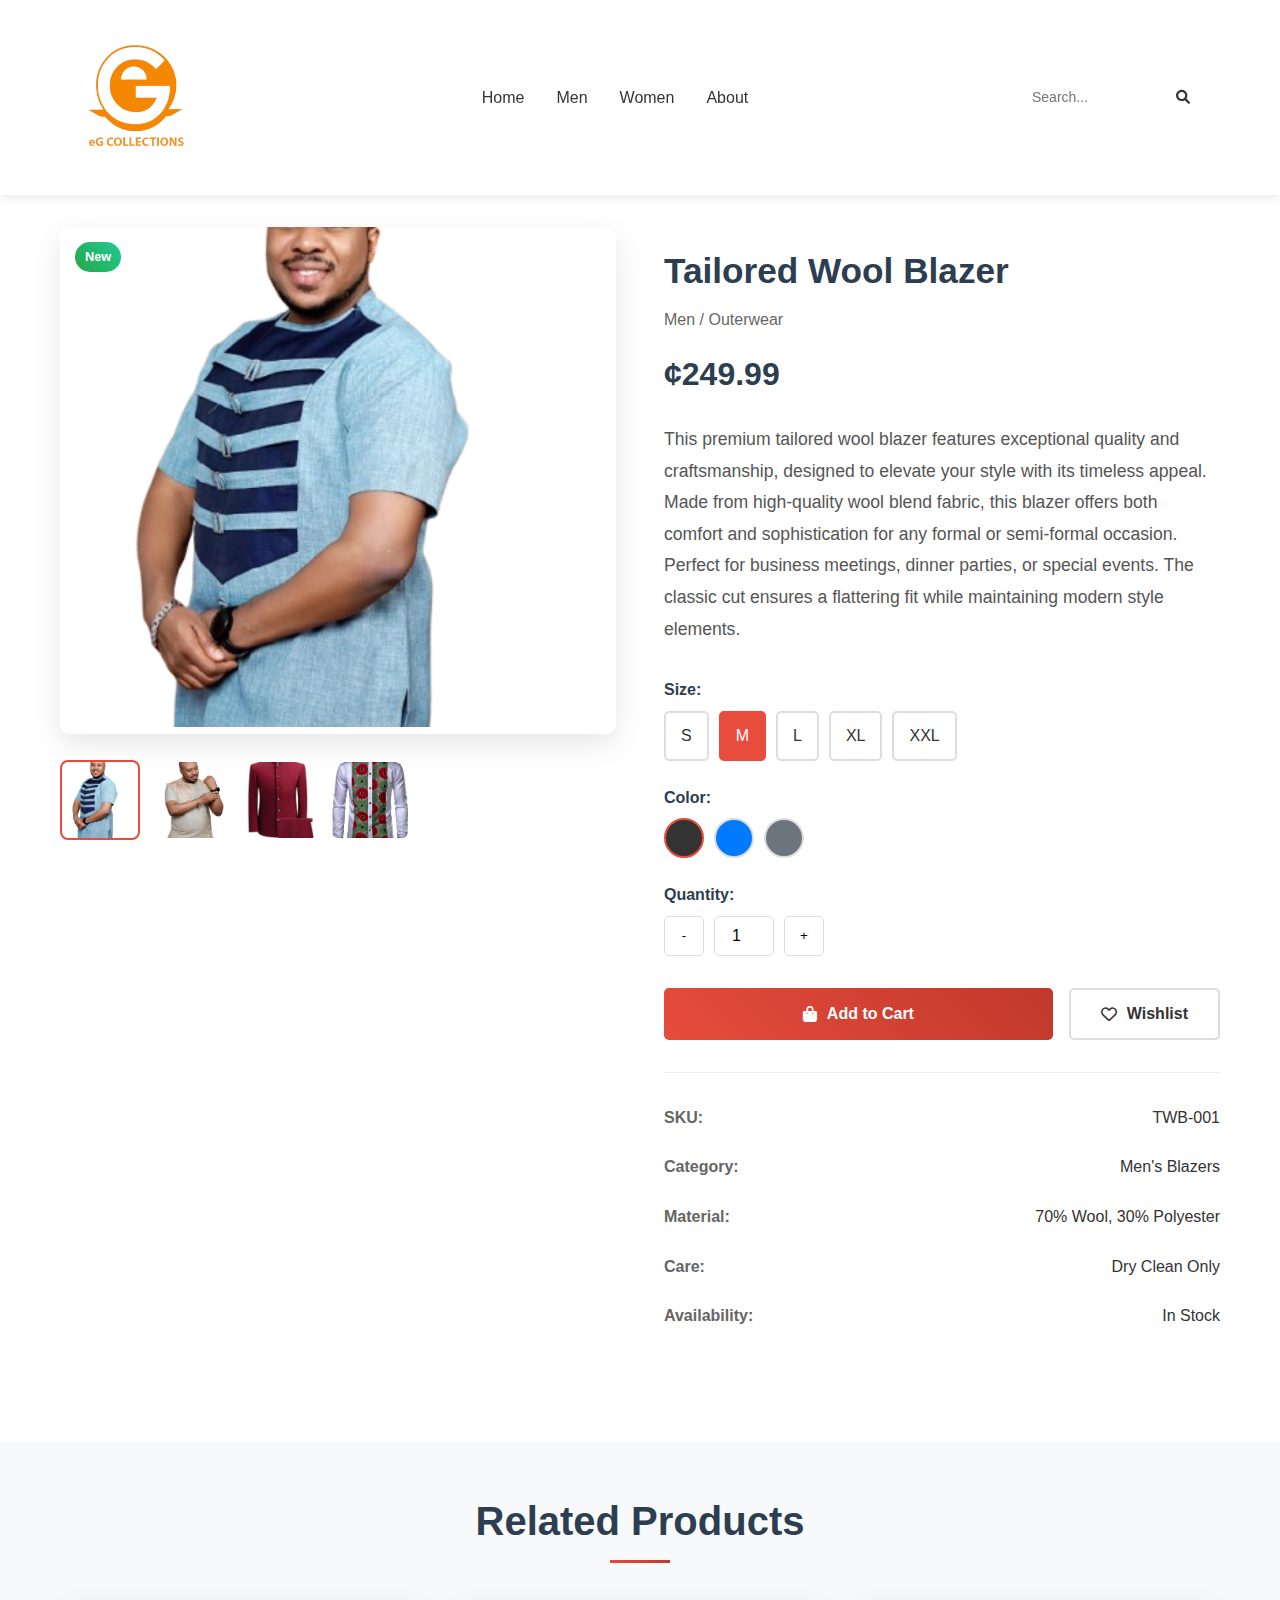
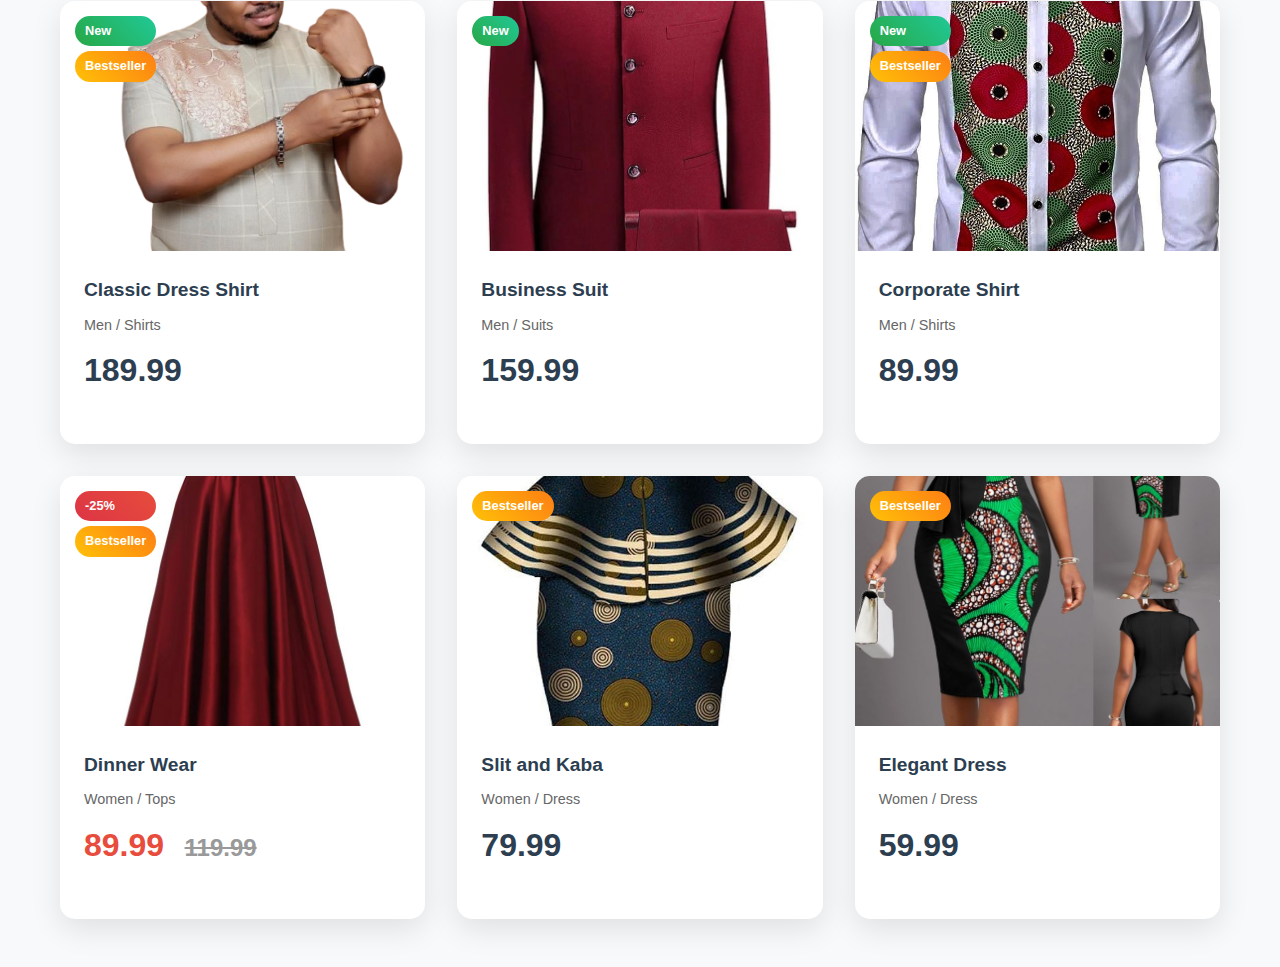
<file: product.html>
<!DOCTYPE html>
<html lang="en">
<head>
    <meta charset="UTF-8">
    <meta name="viewport" content="width=device-width, initial-scale=1.0">
    <title>Our Products</title>
    <link rel="stylesheet" href="https://cdnjs.cloudflare.com/ajax/libs/font-awesome/6.0.0/css/all.min.css">
    <link rel="stylesheet" href="css/product.css">
</head>
<body>
    <!-- Header -->
    <header class="header">
        <div class="container">
            <div class="header-content">
                <div class="logo">
                    <a href="index.html"><img src="images/logo-removebg-preview.png" alt="" style="width: 150px;"></a>
                </div>
                <nav>
                    <ul class="nav-links">
                        <li><a href="index.html">Home</a></li>
                        <li><a href="category.html?category=men">Men</a></li>
                        <li><a href="category.html?category=women">Women</a></li>
                        <li><a href="about.html">About</a></li>
                    </ul>
                </nav>
                <div class="header-actions">
                     <div class="search-container">
                        <input type="text" class="search-input" placeholder="Search...">
                        <button class="search-btn"><i class="fas fa-search"></i></button>
                    </div>
                    <!-- <button class="header-btn">
                        <i class="fas fa-heart"></i>
                        <span class="wishlist-count">0</span>
                    </button>
                    <button class="header-btn">
                        <i class="fas fa-shopping-bag"></i>
                        <span class="cart-count">0</span>
                    </button> -->
                </div>
            </div>
        </div>
    </header>

    <!-- Breadcrumb -->
    <!-- <div class="breadcrumb">
        <div class="container">
            <nav class="breadcrumb-nav">
                <a href="/">Home</a>
                <span>/</span>
                <a href="/men">Men</a>
                <span>/</span>
                <a href="/men/outerwear">Outerwear</a>
                <span>/</span>
                <span>Tailored Wool Blazer</span>
            </nav>
        </div>
    </div> -->

    <!-- Product Section -->
    <section class="product-section">
        <div class="container">
            <div class="product-grid">
                <!-- Product Images -->
                <div class="product-images">
                    <div class="main-image">
                        <img id="main-product-image" src="images/4-removebg-preview.png" alt="Tailored Wool Blazer">
                        <div class="product-badges">
                            <span class="badge new-badge">New</span>
                        </div>
                    </div>
                    <div class="thumbnail-images">
                        <div class="thumbnail active">
                            <img src="images/4-removebg-preview.png" alt="View 1">
                        </div>
                        <div class="thumbnail">
                            <img src="images/11-removebg-preview.png" alt="View 2">
                        </div>
                        <div class="thumbnail">
                            <img src="images/pts2.jpg" alt="View 3">
                        </div>
                        <div class="thumbnail">
                            <img src="images/M4.jpg" alt="View 4">
                        </div>
                    </div>
                </div>

                <!-- Product Info -->
                <div class="product-info">
                    <h1 class="product-title">Tailored Wool Blazer</h1>
                    <div class="product-category">Men / Outerwear</div>
                    
                    <!-- <div class="product-rating">
                        <div class="stars">
                            <i class="fas fa-star"></i>
                            <i class="fas fa-star"></i>
                            <i class="fas fa-star"></i>
                            <i class="fas fa-star"></i>
                            <i class="fas fa-star-half-alt"></i>
                        </div>
                        <span class="rating-value">(4.8) 156 reviews</span>
                    </div> -->

                    <div class="product-price">
                        <span class="price">¢249.99</span>
                    </div>

                    <div class="product-description">
                        <p>This premium tailored wool blazer features exceptional quality and craftsmanship, designed to elevate your style with its timeless appeal. Made from high-quality wool blend fabric, this blazer offers both comfort and sophistication for any formal or semi-formal occasion.</p>
                        <p>Perfect for business meetings, dinner parties, or special events. The classic cut ensures a flattering fit while maintaining modern style elements.</p>
                    </div>

                    <!-- Product Options -->
                    <div class="product-options">
                        <div class="option-group">
                            <label class="option-label">Size:</label>
                            <div class="size-options">
                                <div class="size-option" data-size="S">S</div>
                                <div class="size-option active" data-size="M">M</div>
                                <div class="size-option" data-size="L">L</div>
                                <div class="size-option" data-size="XL">XL</div>
                                <div class="size-option" data-size="XXL">XXL</div>
                            </div>
                        </div>

                        <div class="option-group">
                            <label class="option-label">Color:</label>
                            <div class="color-options">
                                <div class="color-option black active" data-color="black" title="Black"></div>
                                <div class="color-option blue" data-color="blue" title="Navy Blue"></div>
                                <div class="color-option gray" data-color="gray" title="Charcoal Gray"></div>
                            </div>
                        </div>

                        <div class="option-group">
                            <label class="option-label">Quantity:</label>
                            <div class="quantity-selector">
                                <button class="quantity-btn" id="decrease-qty">-</button>
                                <input type="number" class="quantity-input" id="quantity" value="1" min="1" max="10">
                                <button class="quantity-btn" id="increase-qty">+</button>
                            </div>
                        </div>
                    </div>

                    <!-- Product Actions -->
                    <div class="product-actions">
                        <button class="btn btn-primary" id="add-to-cart">
                            <i class="fas fa-shopping-bag"></i>
                            Add to Cart
                        </button>
                        <button class="btn btn-secondary" id="add-to-wishlist">
                            <i class="far fa-heart"></i>
                            Wishlist
                        </button>
                    </div>

                    <!-- Product Meta -->
                    <div class="product-meta">
                        <div class="meta-item">
                            <span class="meta-label">SKU:</span>
                            <span class="meta-value">TWB-001</span>
                        </div>
                        <div class="meta-item">
                            <span class="meta-label">Category:</span>
                            <span class="meta-value">Men's Blazers</span>
                        </div>
                        <div class="meta-item">
                            <span class="meta-label">Material:</span>
                            <span class="meta-value">70% Wool, 30% Polyester</span>
                        </div>
                        <div class="meta-item">
                            <span class="meta-label">Care:</span>
                            <span class="meta-value">Dry Clean Only</span>
                        </div>
                        <div class="meta-item">
                            <span class="meta-label">Availability:</span>
                            <span class="meta-value">In Stock</span>
                        </div>
                    </div>
                </div>
            </div>
        </div>
    </section>

    <!-- Related Products -->
    <section class="related-products">
        <div class="container">
            <h2 class="section-title">Related Products</h2>
            <div class="products-grid" id="related-products-grid">
                <!-- Products will be loaded here -->
            </div>
        </div>
    </section>
    <script src="js/product.js"></script>
    <script src="js/home.js"></script>
</body>
</html>
</file>
<file: css/about.css>
* {
            margin: 0;
            padding: 0;
            box-sizing: border-box;
        }

        body {
            font-family: 'Montserrat', sans-serif;
            line-height: 1.6;
            color: #333;
            background: linear-gradient(135deg, #f5f7fa 0%, #c3cfe2 100%);
        }

        .container {
            max-width: 1200px;
            margin: 0 auto;
            padding: 0 20px;
        }

        /* Header Styles */
        header {
            background: rgba(255, 255, 255, 0.95);
            backdrop-filter: blur(10px);
            box-shadow: 0 2px 20px rgba(0, 0, 0, 0.1);
            position: fixed;
            top: 0;
            left: 0;
            right: 0;
            z-index: 1000;
            transition: all 0.3s ease;
        }

        .header-top {
            display: flex;
            justify-content: space-between;
            align-items: center;
            padding: 15px 0;
        }

        .logo img {
            width: 80px;
            height: auto;
            transition: transform 0.3s ease;
        }

        .logo img:hover {
            transform: scale(1.05);
        }

        .header-actions {
            display: flex;
            align-items: center;
            gap: 20px;
        }

        .search-container {
            position: relative;
            display: flex;
            align-items: center;
        }

        .search-input {
            padding: 10px 40px 10px 15px;
            border: 2px solid #e0e0e0;
            border-radius: 25px;
            font-size: 14px;
            width: 250px;
            transition: all 0.3s ease;
        }

        .search-input:focus {
            outline: none;
            border-color: #d4af37;
            box-shadow: 0 0 10px rgba(212, 175, 55, 0.3);
        }

        .search-btn {
            position: absolute;
            right: 10px;
            background: none;
            border: none;
            color: #666;
            cursor: pointer;
            font-size: 16px;
        }

        .header-icon {
            position: relative;
            color: #333;
            font-size: 20px;
            text-decoration: none;
            transition: all 0.3s ease;
            padding: 10px;
        }

        .header-icon:hover {
            color: #d4af37;
            transform: translateY(-2px);
        }

        .count-badge {
            position: absolute;
            top: 5px;
            right: 5px;
            background: #ff4757;
            color: white;
            border-radius: 50%;
            width: 18px;
            height: 18px;
            font-size: 11px;
            display: flex;
            align-items: center;
            justify-content: center;
        }

        /* Navigation */
        .main-navigation {
            border-top: 1px solid #e0e0e0;
        }

        .main-nav {
            display: flex;
            list-style: none;
            padding: 0;
            margin: 0;
        }

        .nav-item {
            position: relative;
        }

        .nav-link {
            display: block;
            padding: 20px 25px;
            text-decoration: none;
            color: #333;
            font-weight: 500;
            transition: all 0.3s ease;
        }

        .nav-link:hover,
        .nav-item.active .nav-link {
            color: #d4af37;
            background: rgba(212, 175, 55, 0.1);
        }

        .mobile-menu-toggle {
            display: none;
            flex-direction: column;
            background: none;
            border: none;
            cursor: pointer;
            padding: 10px;
        }

        .mobile-menu-toggle span {
            width: 25px;
            height: 3px;
            background: #333;
            margin: 3px 0;
            transition: 0.3s;
        }
        a {
        text-decoration: none;
        color: inherit;
        transition: var(--transition);
        text-shadow: #333;
        font-weight: bold;
      }

        /* Hero Section */
        .about-hero {
            background: linear-gradient(135deg, #667eea 0%, #764ba2 100%);
            color: white;
            padding: 120px 0 80px;
            text-align: center;
            position: relative;
            overflow: hidden;
        }

        .about-hero::before {
            content: '';
            position: absolute;
            top: 0;
            left: 0;
            right: 0;
            bottom: 0;
            background: url('data:image/svg+xml,<svg xmlns="http://www.w3.org/2000/svg" viewBox="0 0 100 100"><defs><pattern id="grain" width="100" height="100" patternUnits="userSpaceOnUse"><circle cx="50" cy="50" r="1" fill="white" opacity="0.1"/></pattern></defs><rect width="100" height="100" fill="url(%23grain)"/></svg>');
            opacity: 0.3;
        }

        .about-hero-content {
            position: relative;
            z-index: 2;
        }

        .about-hero h1 {
            font-family: 'Playfair Display', serif;
            font-size: 3.5rem;
            font-weight: 700;
            margin-bottom: 20px;
            text-shadow: 2px 2px 4px rgba(0, 0, 0, 0.3);
        }

        .about-hero p {
            font-size: 1.2rem;
            max-width: 600px;
            margin: 0 auto;
            opacity: 0.9;
        }

        /* Content Sections */
        .about-section {
            padding: 80px 0;
            position: relative;
        }

        .about-section:nth-child(even) {
            background: rgba(255, 255, 255, 0.7);
        }

        .section-header {
            text-align: center;
            margin-bottom: 60px;
        }

        .section-header h2 {
            font-family: 'Playfair Display', serif;
            font-size: 2.5rem;
            color: #2c3e50;
            margin-bottom: 15px;
            position: relative;
        }

        .section-header h2::after {
            content: '';
            width: 80px;
            height: 3px;
            background: linear-gradient(90deg, #d4af37, #f39c12);
            position: absolute;
            bottom: -10px;
            left: 50%;
            transform: translateX(-50%);
        }

        .content-grid {
            display: grid;
            grid-template-columns: 1fr 1fr;
            gap: 60px;
            align-items: center;
        }

        .content-text {
            font-size: 1.1rem;
            line-height: 1.8;
            color: #555;
        }

        .content-image {
            position: relative;
            border-radius: 20px;
            overflow: hidden;
            box-shadow: 0 20px 40px rgba(0, 0, 0, 0.1);
            transform: perspective(1000px) rotateY(-5deg);
            transition: all 0.3s ease;
        }

        .content-image:hover {
            transform: perspective(1000px) rotateY(0deg) scale(1.02);
        }

        .content-image img {
            width: 100%;
            height: auto;
            display: block;
        }

        /* Values Section */
        .values-grid {
            display: grid;
            grid-template-columns: repeat(auto-fit, minmax(280px, 1fr));
            gap: 40px;
            margin-top: 40px;
        }

        .value-card {
            background: white;
            padding: 40px 30px;
            border-radius: 15px;
            text-align: center;
            box-shadow: 0 10px 30px rgba(0, 0, 0, 0.1);
            transition: all 0.3s ease;
            position: relative;
            overflow: hidden;
        }

        .value-card::before {
            content: '';
            position: absolute;
            top: 0;
            left: 0;
            right: 0;
            height: 4px;
            background: linear-gradient(90deg, #d4af37, #f39c12);
        }

        .value-card:hover {
            transform: translateY(-5px);
            box-shadow: 0 20px 40px rgba(0, 0, 0, 0.15);
        }

        .value-icon {
            width: 80px;
            height: 80px;
            margin: 0 auto 20px;
            background: linear-gradient(135deg, #667eea, #764ba2);
            border-radius: 50%;
            display: flex;
            align-items: center;
            justify-content: center;
            color: white;
            font-size: 2rem;
        }

        .value-card h3 {
            font-family: 'Playfair Display', serif;
            font-size: 1.5rem;
            color: #2c3e50;
            margin-bottom: 15px;
        }

        .value-card p {
            color: #666;
            line-height: 1.6;
        }

        /* Contact Section */
        .contact-section {
            background: linear-gradient(135deg, #0c0c0c 0%, #078fe9eb 100%);
            color: black;
            text-align: center;
        }

        .contact-info {
            display: grid;
            grid-template-columns: repeat(auto-fit, minmax(250px, 1fr));
            gap: 40px;
            margin-top: 40px;
        }

        .contact-item {
            padding: 30px;
            background: #fff;
            border-radius: 15px;
            backdrop-filter: blur(10px);
            transition: all 0.3s ease;
            box-shadow: rgba(0, 0, 0, 20px);
        }

        .contact-item:hover {
            background: rgba(255, 255, 255, 0.2);
            transform: translateY(-3px);
        }

        .contact-icon {
            font-size: 2.5rem;
            margin-bottom: 20px;
            color: #d4af37;
        }

        .contact-item h3 {
            font-size: 1.3rem;
            margin-bottom: 10px;
        }

        .contact-item p {
            opacity: 0.9;
        }

        /* Responsive Design */
        @media (max-width: 768px) {
            .header-actions {
                gap: 10px;
            }

            .search-input {
                width: 200px;
            }

            .main-nav {
                display: none;
            }

            .mobile-menu-toggle {
                display: flex;
            }

            .about-hero h1 {
                font-size: 2.5rem;
            }

            .about-hero p {
                font-size: 1rem;
            }

            .content-grid {
                grid-template-columns: 1fr;
                gap: 40px;
            }

            .content-image {
                transform: none;
            }

            .section-header h2 {
                font-size: 2rem;
            }

            .about-section {
                padding: 60px 0;
            }
        }

        @media (max-width: 480px) {
            .search-input {
                width: 150px;
            }

            .about-hero {
                padding: 100px 0 60px;
            }

            .about-hero h1 {
                font-size: 2rem;
            }

            .values-grid {
                grid-template-columns: 1fr;
            }

            .about-section {
                padding: 40px 0;
            }
        }

        /* CEO Section Styles */
        .ceo-section {
            background: linear-gradient(135deg, #f093fb 0%, #f5576c 100%);
            color: white;
            position: relative;
            overflow: hidden;
        }

        .ceo-section::before {
            content: '';
            position: absolute;
            top: 0;
            left: 0;
            right: 0;
            bottom: 0;
            background: rgba(0, 0, 0, 0.1);
        }

        .ceo-content {
            display: grid;
            grid-template-columns: 1fr 2fr;
            gap: 80px;
            align-items: start;
            position: relative;
            z-index: 2;
        }

        .ceo-image-container {
            position: relative;
        }

        .ceo-image {
            width: 350px;
            height: 450px;
            border-radius: 20px;
            overflow: hidden;
            position: relative;
            box-shadow: 0 30px 60px rgba(0, 0, 0, 0.3);
            transition: all 0.3s ease;
        }

        .ceo-image:hover {
            transform: translateY(-10px);
            box-shadow: 0 40px 80px rgba(0, 0, 0, 0.4);
        }

        .ceo-overlay {
            position: absolute;
            bottom: 0;
            left: 0;
            right: 0;
            background: linear-gradient(transparent, rgba(0, 0, 0, 0.8));
            padding: 30px 20px 20px;
            transform: translateY(100%);
            transition: all 0.3s ease;
        }

        .ceo-image:hover .ceo-overlay {
            transform: translateY(0);
        }

        .ceo-social {
            display: flex;
            gap: 15px;
            justify-content: center;
        }

        .social-link {
            width: 40px;
            height: 40px;
            background: rgba(255, 255, 255, 0.2);
            border-radius: 50%;
            display: flex;
            align-items: center;
            justify-content: center;
            color: white;
            text-decoration: none;
            transition: all 0.3s ease;
            backdrop-filter: blur(10px);
        }

        .social-link:hover {
            background: rgba(255, 255, 255, 0.3);
            transform: translateY(-3px);
        }

        .ceo-info {
            padding: 20px 0;
        }

        .ceo-quote {
            background: rgba(255, 255, 255, 0.1);
            padding: 40px 30px;
            border-radius: 15px;
            margin-bottom: 40px;
            backdrop-filter: blur(10px);
            position: relative;
        }

        .quote-icon {
            position: absolute;
            top: -15px;
            left: 30px;
            font-size: 2rem;
            color: #d4af37;
            background: rgba(255, 255, 255, 0.2);
            width: 60px;
            height: 60px;
            border-radius: 50%;
            display: flex;
            align-items: center;
            justify-content: center;
        }

        .ceo-quote blockquote {
            font-style: italic;
            font-size: 1.2rem;
            line-height: 1.6;
            margin: 0;
            text-align: center;
        }

        .ceo-details h3 {
            font-family: 'Playfair Display', serif;
            font-size: 2.2rem;
            margin-bottom: 10px;
            color: #d4af37;
        }

        .ceo-title {
            font-size: 1.1rem;
            margin-bottom: 30px;
            opacity: 0.9;
            font-weight: 500;
        }

        .ceo-bio p {
            margin-bottom: 20px;
            line-height: 1.7;
            opacity: 0.95;
        }

        .ceo-achievements {
            display: grid;
            grid-template-columns: repeat(3, 1fr);
            gap: 30px;
            margin-top: 40px;
        }

        .achievement-item {
            text-align: center;
            padding: 25px 15px;
            background: rgba(255, 255, 255, 0.1);
            border-radius: 12px;
            backdrop-filter: blur(10px);
            transition: all 0.3s ease;
        }

        .achievement-item:hover {
            background: rgba(255, 255, 255, 0.2);
            transform: translateY(-5px);
        }

        .achievement-number {
            font-family: 'Playfair Display', serif;
            font-size: 2.5rem;
            font-weight: 700;
            color: #d4af37;
            margin-bottom: 8px;
        }

        .achievement-text {
            font-size: 0.9rem;
            opacity: 0.9;
        }

        /* CEO Section Responsive */
        @media (max-width: 1024px) {
            .ceo-content {
                grid-template-columns: 1fr;
                gap: 50px;
                text-align: center;
            }

            .ceo-image {
                width: 300px;
                height: 380px;
                margin: 0 auto;
            }
        }

        @media (max-width: 768px) {
            .ceo-image {
                width: 280px;
                height: 350px;
            }

            .ceo-achievements {
                grid-template-columns: 1fr;
                gap: 20px;
            }

            .ceo-quote blockquote {
                font-size: 1.1rem;
            }

            .ceo-details h3 {
                font-size: 1.8rem;
            }
        }

        @media (max-width: 480px) {
            .ceo-content {
                gap: 30px;
            }

            .ceo-image {
                width: 250px;
                height: 320px;
            }

            .ceo-quote {
                padding: 30px 20px;
            }

            .quote-icon {
                width: 50px;
                height: 50px;
                font-size: 1.5rem;
            }
        }
        .fade-in {
            opacity: 0;
            transform: translateY(30px);
            animation: fadeInUp 0.8s ease forwards;
        }

        @keyframes fadeInUp {
            to {
                opacity: 1;
                transform: translateY(0);
            }
        }

        .stagger-1 { animation-delay: 0.1s; }
        .stagger-2 { animation-delay: 0.2s; }
        .stagger-3 { animation-delay: 0.3s; }
        .stagger-4 { animation-delay: 0.4s; }
</file>
<file: css/product.css>
* {
            margin: 0;
            padding: 0;
            box-sizing: border-box;
        }

        body {
            font-family: 'Arial', sans-serif;
            line-height: 1.6;
            color: #333;
            background-color: #f8f9fa;
        }

        .container {
            max-width: 1200px;
            margin: 0 auto;
            padding: 0 20px;
        }

        /* Header */
        .header {
            background: #fff;
            box-shadow: 0 2px 10px rgba(0,0,0,0.1);
            position: sticky;
            top: 0;
            z-index: 100;
        }

        .header-content {
            display: flex;
            justify-content: space-between;
            align-items: center;
            padding: 1rem 0;
        }

        .logo {
            font-size: 1.8rem;
            font-weight: bold;
            color: #2c3e50;
        }

        .nav-links {
            display: flex;
            list-style: none;
            gap: 2rem;
        }

        .nav-links a {
            text-decoration: none;
            color: #333;
            font-weight: 500;
            transition: color 0.3s;
        }
        .search-container {
    position: relative;
    margin-right: 20px;
}

.search-input {
    padding: 8px 36px 8px 12px;
    border: 1px solid var(--medium-gray);
    border-radius: 4px;
    font-family: var(--font-primary);
    font-size: 14px;
    width: 180px;
    transition: var(--transition);
}

.search-input:focus {
    outline: none;
    border-color: var(--primary-color);
    width: 220px;
}

.search-btn {
    position: absolute;
    right: 10px;
    top: 50%;
    transform: translateY(-50%);
    background: none;
    border: none;
    font-size: 14px;
    color: var(--dark-gray);
    cursor: pointer;
}

        .nav-links a:hover {
            color: #e74c3c;
        }

        .header-actions {
            display: flex;
            gap: 1rem;
            align-items: center;
        }

        .header-btn {
            background: none;
            border: none;
            font-size: 1.2rem;
            cursor: pointer;
            position: relative;
            padding: 0.5rem;
            transition: color 0.3s;
        }

        .header-btn:hover {
            color: #e74c3c;
        }

        .cart-count, .wishlist-count {
            position: absolute;
            top: -5px;
            right: -5px;
            background: #e74c3c;
            color: white;
            border-radius: 50%;
            width: 20px;
            height: 20px;
            font-size: 0.8rem;
            display: flex;
            align-items: center;
            justify-content: center;
        }

        /* Breadcrumb */
        .breadcrumb {
            background: #fff;
            padding: 1rem 0;
            border-bottom: 1px solid #eee;
        }

        .breadcrumb-nav {
            display: flex;
            gap: 0.5rem;
            font-size: 0.9rem;
            color: #666;
        }

        .breadcrumb-nav a {
            color: #666;
            text-decoration: none;
        }

        .breadcrumb-nav a:hover {
            color: #e74c3c;
        }

        /* Product Section */
        .product-section {
            background: #fff;
            padding: 2rem 0;
        }

        .product-grid {
            display: grid;
            grid-template-columns: 1fr 1fr;
            gap: 3rem;
            margin-bottom: 3rem;
        }

        /* Product Images */
        .product-images {
            display: flex;
            flex-direction: column;
            gap: 1rem;
        }

        .main-image {
            position: relative;
            overflow: hidden;
            border-radius: 10px;
            box-shadow: 0 10px 30px rgba(0,0,0,0.1);
        }

        .main-image img {
            width: 100%;
            height: 500px;
            object-fit: cover;
            transition: transform 0.3s;
        }

        .main-image:hover img {
            transform: scale(1.05);
        }

        .product-badges {
            position: absolute;
            top: 15px;
            left: 15px;
            display: flex;
            flex-direction: column;
            gap: 5px;
        }

        .badge {
            padding: 5px 10px;
            border-radius: 20px;
            font-size: 0.8rem;
            font-weight: bold;
            color: white;
        }

        .new-badge {
            background: linear-gradient(45deg, #28a745, #20c997);
        }

        .bestseller-badge {
            background: linear-gradient(45deg, #ffc107, #fd7e14);
        }

        .discount-badge {
            background: linear-gradient(45deg, #dc3545, #e74c3c);
        }

        .thumbnail-images {
            display: flex;
            gap: 10px;
            overflow-x: auto;
            padding: 10px 0;
        }

        .thumbnail {
            width: 80px;
            height: 80px;
            border-radius: 8px;
            overflow: hidden;
            cursor: pointer;
            border: 2px solid transparent;
            transition: border-color 0.3s;
        }

        .thumbnail.active {
            border-color: #e74c3c;
        }

        .thumbnail img {
            width: 100%;
            height: 100%;
            object-fit: cover;
        }

        /* Product Info */
        .product-info {
            padding: 1rem 0;
        }

        .product-title {
            font-size: 2.2rem;
            font-weight: bold;
            margin-bottom: 0.5rem;
            color: #2c3e50;
        }

        .product-category {
            color: #666;
            margin-bottom: 1rem;
            font-size: 1rem;
        }

        .product-rating {
            display: flex;
            align-items: center;
            gap: 0.5rem;
            margin-bottom: 1.5rem;
        }

        .stars {
            color: #ffc107;
        }

        .rating-value {
            color: #666;
            font-size: 0.9rem;
        }

        .product-price {
            margin-bottom: 1.5rem;
        }

        .price {
            font-size: 2rem;
            font-weight: bold;
            color: #2c3e50;
        }

        .price-sale {
            font-size: 2rem;
            font-weight: bold;
            color: #e74c3c;
            margin-right: 1rem;
        }

        .price-original {
            font-size: 1.5rem;
            color: #999;
            text-decoration: line-through;
        }

        .product-description {
            margin-bottom: 2rem;
            line-height: 1.8;
            color: #555;
            font-size: 1.1rem;
        }

        /* Product Options */
        .product-options {
            margin-bottom: 2rem;
        }

        .option-group {
            margin-bottom: 1.5rem;
        }

        .option-label {
            display: block;
            font-weight: bold;
            margin-bottom: 0.5rem;
            color: #2c3e50;
        }

        .size-options, .color-options {
            display: flex;
            gap: 10px;
            flex-wrap: wrap;
        }

        .size-option, .color-option {
            padding: 10px 15px;
            border: 2px solid #ddd;
            border-radius: 5px;
            cursor: pointer;
            transition: all 0.3s;
            background: white;
        }

        .size-option:hover, .color-option:hover,
        .size-option.active, .color-option.active {
            border-color: #e74c3c;
            background: #e74c3c;
            color: white;
        }

        .color-option {
            width: 40px;
            height: 40px;
            border-radius: 50%;
            position: relative;
        }

        .color-option.black { background: #333; }
        .color-option.blue { background: #007bff; }
        .color-option.gray { background: #6c757d; }

        .quantity-selector {
            display: flex;
            align-items: center;
            gap: 10px;
            margin-bottom: 2rem;
        }

        .quantity-btn {
            width: 40px;
            height: 40px;
            border: 1px solid #ddd;
            background: white;
            cursor: pointer;
            display: flex;
            align-items: center;
            justify-content: center;
            border-radius: 5px;
            transition: all 0.3s;
        }

        .quantity-btn:hover {
            background: #e74c3c;
            color: white;
            border-color: #e74c3c;
        }

        .quantity-input {
            width: 60px;
            height: 40px;
            text-align: center;
            border: 1px solid #ddd;
            border-radius: 5px;
            font-size: 1rem;
        }

        /* Product Actions */
        .product-actions {
            display: flex;
            gap: 1rem;
            margin-bottom: 2rem;
        }

        .btn {
            padding: 15px 30px;
            border: none;
            border-radius: 5px;
            cursor: pointer;
            font-size: 1rem;
            font-weight: bold;
            transition: all 0.3s;
            text-decoration: none;
            display: inline-flex;
            align-items: center;
            justify-content: center;
            gap: 10px;
        }

        .btn-primary {
            background: linear-gradient(45deg, #e74c3c, #c0392b);
            color: white;
            flex: 1;
        }

        .btn-primary:hover {
            transform: translateY(-2px);
            box-shadow: 0 10px 20px rgba(231, 76, 60, 0.3);
        }

        .btn-secondary {
            background: white;
            color: #333;
            border: 2px solid #ddd;
        }

        .btn-secondary:hover {
            border-color: #e74c3c;
            color: #e74c3c;
        }

        /* Product Meta */
        .product-meta {
            border-top: 1px solid #eee;
            padding-top: 1.5rem;
        }

        .meta-item {
            display: flex;
            justify-content: space-between;
            margin-bottom: 0.5rem;
            padding: 0.5rem 0;
        }

        .meta-label {
            font-weight: bold;
            color: #666;
        }

        .meta-value {
            color: #333;
        }

        /* Related Products */
        .related-products {
            background: #f8f9fa;
            padding: 3rem 0;
        }

        .section-title {
            text-align: center;
            font-size: 2.5rem;
            font-weight: bold;
            color: #2c3e50;
            margin-bottom: 3rem;
            position: relative;
        }

        .section-title::after {
            content: '';
            position: absolute;
            bottom: -10px;
            left: 50%;
            transform: translateX(-50%);
            width: 60px;
            height: 3px;
            background: linear-gradient(45deg, #e74c3c, #c0392b);
        }

        .products-grid {
            display: grid;
            grid-template-columns: repeat(auto-fit, minmax(280px, 1fr));
            gap: 2rem;
        }

        .product-card {
            background: white;
            border-radius: 15px;
            overflow: hidden;
            box-shadow: 0 10px 30px rgba(0,0,0,0.1);
            transition: transform 0.3s, box-shadow 0.3s;
            position: relative;
        }

        .product-card:hover {
            transform: translateY(-10px);
            box-shadow: 0 20px 40px rgba(0,0,0,0.15);
        }

        .product-card .product-image {
            position: relative;
            overflow: hidden;
            height: 250px;
        }

        .product-card .product-image img {
            width: 100%;
            height: 100%;
            object-fit: cover;
            transition: transform 0.3s;
        }

        .product-card:hover .product-image img {
            transform: scale(1.1);
        }

        .product-card .product-actions {
            position: absolute;
            top: 50%;
            left: 50%;
            transform: translate(-50%, -50%);
            display: flex;
            gap: 10px;
            opacity: 0;
            transition: opacity 0.3s;
        }

        .product-card:hover .product-actions {
            opacity: 1;
        }

        .action-btn {
            width: 45px;
            height: 45px;
            border: none;
            border-radius: 50%;
            background: rgba(255,255,255,0.9);
            color: #333;
            cursor: pointer;
            display: flex;
            align-items: center;
            justify-content: center;
            transition: all 0.3s;
            backdrop-filter: blur(10px);
        }

        .action-btn:hover {
            background: #e74c3c;
            color: white;
            transform: scale(1.1);
        }

        .product-card .product-details {
            padding: 1.5rem;
        }

        .product-card .product-title {
            font-size: 1.2rem;
            font-weight: bold;
            margin-bottom: 0.5rem;
        }

        .product-card .product-title a {
            color: #2c3e50;
            text-decoration: none;
            transition: color 0.3s;
        }

        .product-card .product-title a:hover {
            color: #e74c3c;
        }

        .product-card .product-category {
            color: #666;
            font-size: 0.9rem;
            margin-bottom: 0.5rem;
        }

        .product-card .product-rating {
            display: flex;
            align-items: center;
            gap: 0.5rem;
            margin-bottom: 1rem;
        }

        .product-card .stars {
            color: #ffc107;
            font-size: 0.9rem;
        }

        .product-card .rating-value {
            color: #666;
            font-size: 0.8rem;
        }

        .product-card .product-price {
            font-weight: bold;
        }

        /* Notification */
        .notification {
            position: fixed;
            top: 20px;
            right: 20px;
            background: #28a745;
            color: white;
            padding: 15px 20px;
            border-radius: 5px;
            box-shadow: 0 5px 15px rgba(0,0,0,0.2);
            transform: translateX(400px);
            transition: transform 0.3s;
            z-index: 1000;
        }

        .notification.active {
            transform: translateX(0);
        }

        /* Responsive */
        @media (max-width: 768px) {
            .nav-links {
                display: none;
            }

            .product-grid {
                grid-template-columns: 1fr;
                gap: 2rem;
            }

            .product-title {
                font-size: 1.8rem;
            }

            .product-actions {
                flex-direction: column;
            }

            .products-grid {
                grid-template-columns: repeat(auto-fit, minmax(250px, 1fr));
            }
            
        }
        @media (max-width: 768px) {
    .logo {
        font-size: 20px;
    }
    
    .search-container {
        display: none;
    }
}
</file>
